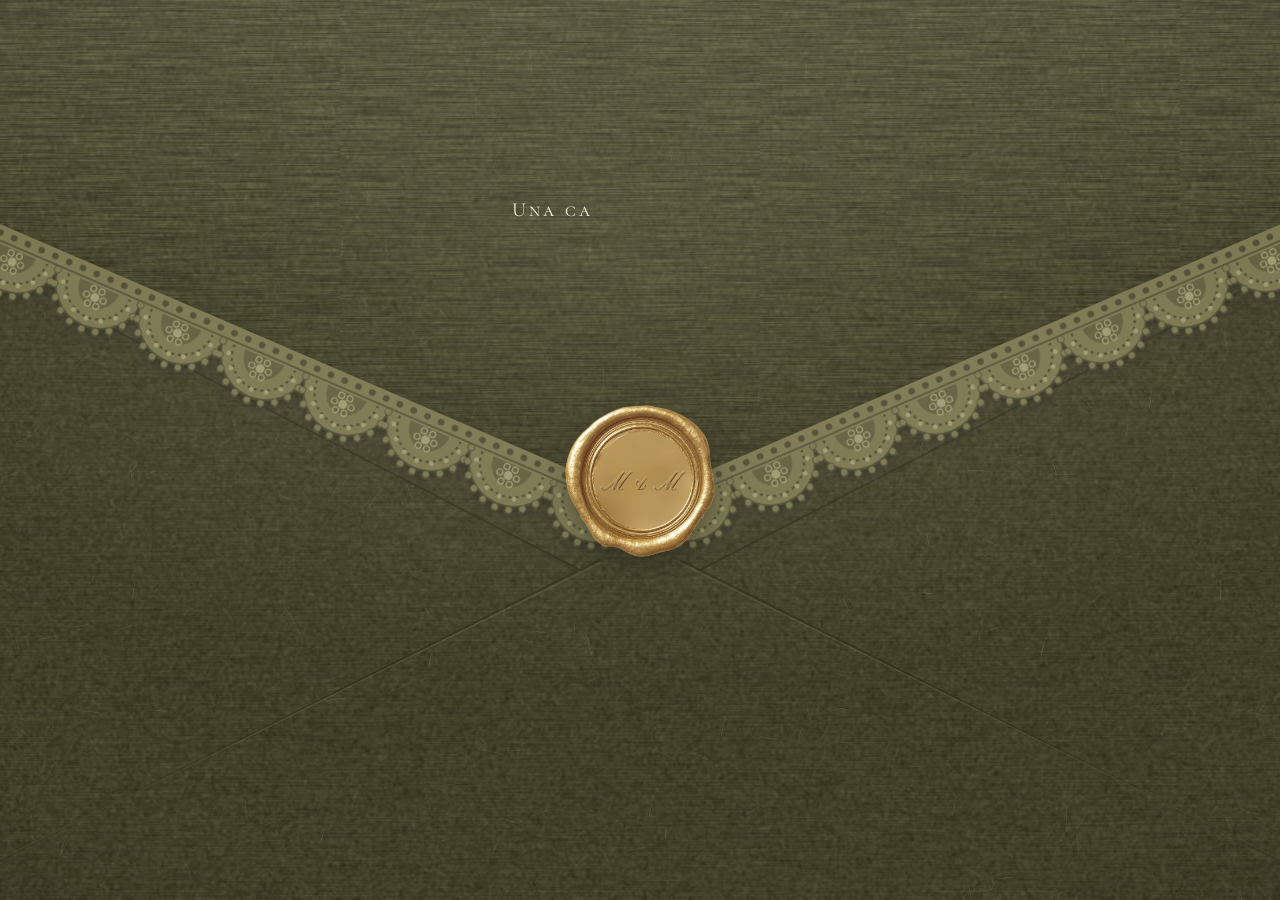
<file: index.html>
<!doctype html>
<html lang="es">
<head>
  <meta charset="utf-8">
  <meta name="viewport" content="width=device-width, initial-scale=1, viewport-fit=cover">
  <title>Mariana &amp; Manuel · Una carta de amor</title>
  <!-- Versión 2.0 -->
  <meta name="description" content="Una carta de amor de Mariana & Manuel. Abre tu invitación.">
  <meta name="theme-color" content="#45432B">

  <!-- Vista previa al compartir (WhatsApp). Cambia TU-USUARIO y TU-REPOSITORIO (ver README). -->
  <meta property="og:type" content="website">
  <meta property="og:title" content="Mariana & Manuel · Una carta de amor">
  <meta property="og:description" content="Toca el sello para abrir tu invitación">
  <meta property="og:image" content="https://TU-USUARIO.github.io/TU-REPOSITORIO/assets/img/vista-previa.jpg">
  <meta property="og:url" content="https://TU-USUARIO.github.io/TU-REPOSITORIO/">
  <meta name="twitter:card" content="summary_large_image">

  <link rel="icon" href="assets/svg/favicon.svg" type="image/svg+xml">
  <link rel="preconnect" href="https://fonts.googleapis.com">
  <link rel="preconnect" href="https://fonts.gstatic.com" crossorigin>
  <link href="https://fonts.googleapis.com/css2?family=Cormorant+SC:wght@400;500;600&family=Cormorant+Garamond:ital,wght@0,400;0,500;1,400&family=Pinyon+Script&family=Cutive+Mono&display=swap" rel="stylesheet">
  <link rel="stylesheet" href="css/styles.css">
</head>
<body class="bloqueado">

  <!-- =====================================================
       1. SOBRE DE ENTRADA
       ===================================================== -->
  <section class="sobre" id="sobre" aria-label="Sobre de la invitación">
    <div class="sobre__escenario" id="escenario">
      <svg class="sobre__pliegues" id="pliegues" aria-hidden="true">
        <path id="pliegue-oscuro" stroke="#2A2818" stroke-opacity="0.6" stroke-width="2" fill="none"/>
        <path id="pliegue-claro" stroke="#6E6B4A" stroke-opacity="0.35" stroke-width="1.5" fill="none"/>
      </svg>
      <div class="sobre__solapa-sombra"><div class="sobre__solapa" id="solapa"></div></div>
      <div class="sobre__encaje" id="encaje-izq"></div>
      <div class="sobre__encaje" id="encaje-der"></div>
      <button class="sello" id="sello" type="button" aria-label="Abrir la invitación">
        <img src="assets/img/sello.webp" alt="">
      </button>
    </div>

    <div class="sobre__texto" id="texto-sobre">
      <p class="sc sobre__de" aria-label="Una carta de amor de"><span id="linea1"></span><span class="oculto" id="resto1">Una carta de amor de</span></p>
      <p class="script sobre__nombres" aria-label="Mariana y Manuel"><span id="linea2"></span><span class="oculto" id="resto2">Mariana &amp; Manuel</span></p>
    </div>

    <!-- Nombre del invitado: aparece solo si el enlace termina en ?para=Nombre -->
    <div class="sobre__texto v2-para" id="texto-para" hidden>
      <p class="l">Para</p>
      <p class="n" id="para-nombre"></p>
      <div class="r"></div>
    </div>

    <div class="sobre__texto" id="texto-abrir">
      <button class="sobre__abrir" id="abrir" type="button">Abrir la invitación</button>
    </div>
  </section>

<!-- Apertura: el sobre se aleja, se abre y sale la invitación -->
<div class="apertura" id="apertura" aria-hidden="true">
<div class="ap-env">
<div class="ap-back ap-pz"></div>
<button class="ap-card" type="button" id="ap-card" aria-label="Invitación">
<span class="papel"></span><span class="m1"></span><span class="m2"></span>
<span class="tx">
<span class="t0" id="para-tarjeta" hidden></span>
<span class="t1">Estás invitado a la boda de</span>
<span class="t2">Mariana &amp; Manuel</span>
<span class="t3"><span data-fecha-apertura>[Fecha]</span></span>
<span class="t4">[Lugar] · [Ciudad]</span>
</span>
</button>
<div class="ap-front ap-pz"><i></i><svg viewBox="0 0 145 100" preserveAspectRatio="none" aria-hidden="true"><path d="M0 0 L72.5 52 L145 0" stroke="#2A2818" stroke-opacity=".5" stroke-width=".5" fill="none" vector-effect="non-scaling-stroke"></path><path d="M0 100 L60 48 M145 100 L85 48" stroke="#2A2818" stroke-opacity=".35" stroke-width=".5" fill="none" vector-effect="non-scaling-stroke"></path></svg></div>
<div class="ap-flap"><i></i><b></b><span class="ap-lace" style="left: 0; transform: rotate(38.66deg)"></span><span class="ap-lace" style="left: 50%; top: 100%; transform: rotate(-38.66deg)"></span></div>
<div class="ap-seal ap-pz"><img src="assets/img/sello.webp" alt=""></div>
</div>
</div>

  <div class="destello" id="destello" aria-hidden="true"></div>

  <!-- Música: suena al abrir el sobre y sigue en todas las secciones -->
  <iframe class="yt-sobre" id="yt-mm" src="https://www.youtube.com/embed/066HZlam91Y?enablejsapi=1&amp;playsinline=1&amp;loop=1&amp;playlist=066HZlam91Y&amp;controls=0&amp;rel=0" allow="autoplay; encrypted-media" title="Nuestra canción" tabindex="-1" aria-hidden="true"></iframe>
  <button class="mini-disco" id="mini-disco" type="button" hidden aria-label="Pausar la música" aria-pressed="true"><img src="assets/img/disco.webp" alt=""></button>

  <script src="js/config.js"></script>
  <script src="js/sobre.js"></script>
</body>
</html>
</file>
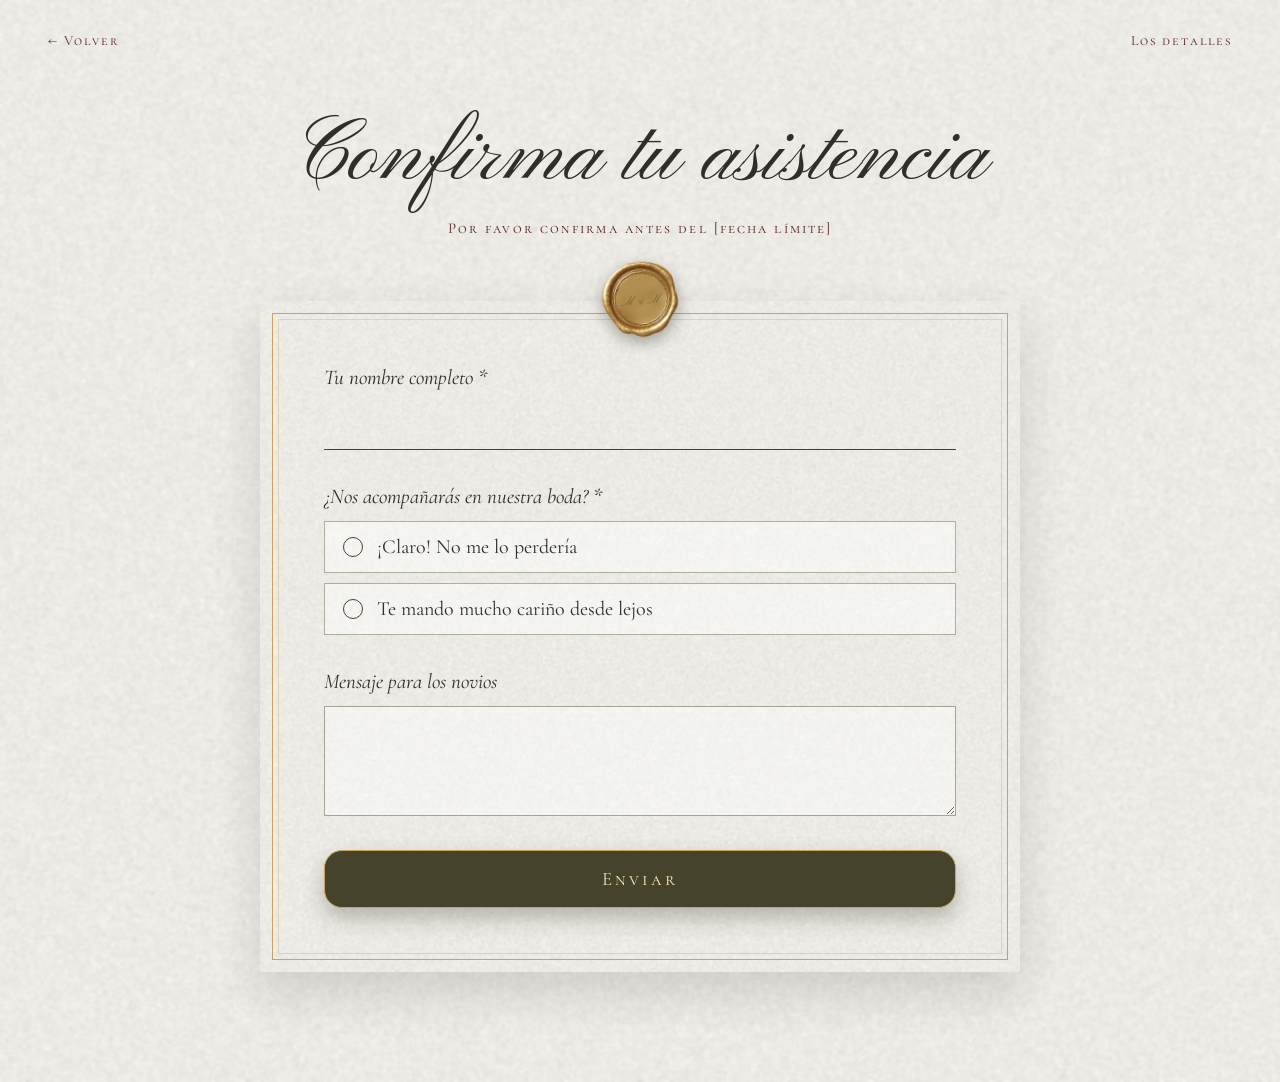
<file: confirmar.html>
<!doctype html>
<html lang="es">
<head>
  <meta charset="utf-8">
  <meta name="viewport" content="width=device-width, initial-scale=1, viewport-fit=cover">
  <title>Mariana &amp; Manuel · Confirma tu asistencia</title>
  <meta name="description" content="Confirma tu asistencia a la boda de Mariana y Manuel">
  <meta name="theme-color" content="#45432B">
  <link rel="icon" href="assets/svg/favicon.svg" type="image/svg+xml">
  <link rel="preconnect" href="https://fonts.googleapis.com">
  <link rel="preconnect" href="https://fonts.gstatic.com" crossorigin>
  <link href="https://fonts.googleapis.com/css2?family=Cormorant+SC:wght@400;500;600&family=Cormorant+Garamond:ital,wght@0,400;0,500;1,400&family=Pinyon+Script&display=swap" rel="stylesheet">
  <link rel="stylesheet" href="css/confirmar.css">
</head>
<body>
<div class="pg">
<nav class="nav" aria-label="Navegación">
<a href="inicio.html">← Volver</a>
<a href="detalles.html">Los detalles</a>
</nav>

<section style="padding: 30px 14px 110px">
<div class="entra-tit" style="text-align: center; margin-bottom: 64px">
<h1 class="script" style="font-size: clamp(56px,7vw,88px)">Confirma tu asistencia</h1>
<p class="sc" style="margin-top: 12px; font-size: 15px; color: #5A2A2B">Por favor confirma <span style="white-space: nowrap">antes del [fecha límite]</span></p>
</div>

<div class="card">
<img class="card-sello" src="assets/img/sello.webp" alt="">
<form id="form-rsvp" novalidate style="position: relative; display: flex; flex-direction: column; gap: 34px">

<label class="q"><span>Tu nombre completo *</span>
<input type="text" id="r-nombre" autocomplete="name" required>
</label>

<div class="q" role="group" aria-label="¿Nos acompañarás en nuestra boda?"><p>¿Nos acompañarás en nuestra boda? *</p>
<div class="opts" data-grupo="asiste">
<button type="button" class="opt" data-valor="si" aria-pressed="false"><span class="box"></span>¡Claro! No me lo perdería</button>
<button type="button" class="opt" data-valor="no" aria-pressed="false"><span class="box"></span>Te mando mucho cariño desde lejos</button>
</div>
</div>

<div id="solo-si" hidden style="display: flex; flex-direction: column; gap: 34px">
<label class="q"><span>Tu comodidad es importante para nosotros. Si tienes alguna alergia o restricción alimentaria, cuéntanos.</span>
<textarea id="r-alergias"></textarea>
</label>

<label class="q"><span>¿Qué canción te haría salir a la pista de baile? Nos encantaría escucharla.</span>
<input type="text" id="r-cancion">
</label>
</div>

<label class="q"><span>Mensaje para los novios</span>
<textarea id="r-mensaje"></textarea>
</label>

<p class="err" id="r-error" role="alert" hidden></p>

<button type="submit" class="send">Enviar</button>
</form>

<div class="thanks" id="r-gracias" hidden style="position: relative; display: flex; flex-direction: column; align-items: center; gap: 14px; text-align: center; padding: 30px 0">
<img src="assets/img/sello.webp" alt="" style="width: 60px; height: 60px">
<p class="script" style="font-size: 64px">¡Gracias!</p>
<p style="margin: 0; font-size: 21px; font-style: italic; color: #3C3B33">Se abrió WhatsApp con tu confirmación.<br>Solo presiona enviar ahí.</p>
<button type="button" id="r-editar" class="sc" style="min-height: 44px; padding: 0 16px; border: none; background: none; cursor: pointer; font-size: 14px; color: #5A2A2B; text-decoration: underline; text-underline-offset: 4px">Editar mis respuestas</button>
<a href="inicio.html" class="sc" style="min-height: 44px; display: inline-flex; align-items: center; font-size: 14px; color: #45432B">← Volver a la invitación</a>
</div>
</div>
</section>
</div>

<script src="js/config.js"></script>
<script src="js/comun.js"></script>
<script src="js/confirmar.js"></script>
</body>
</html>
</file>
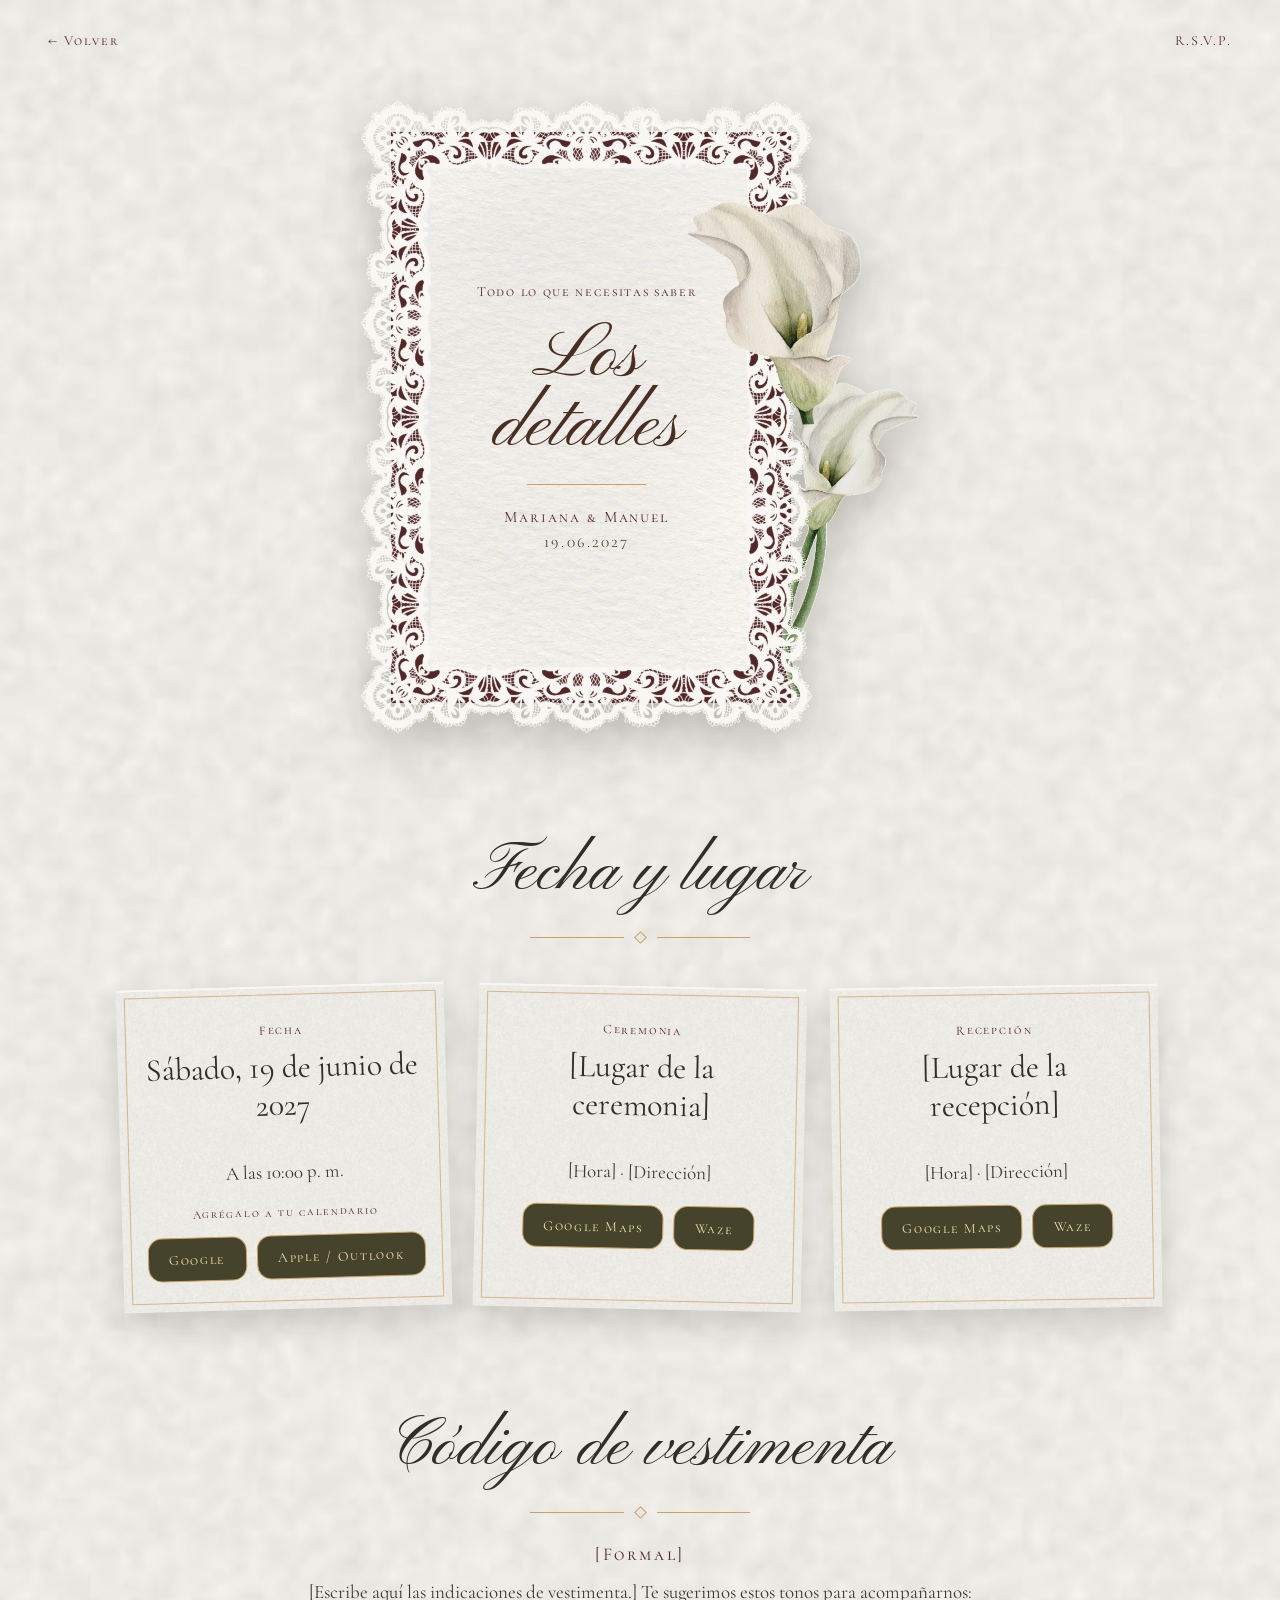
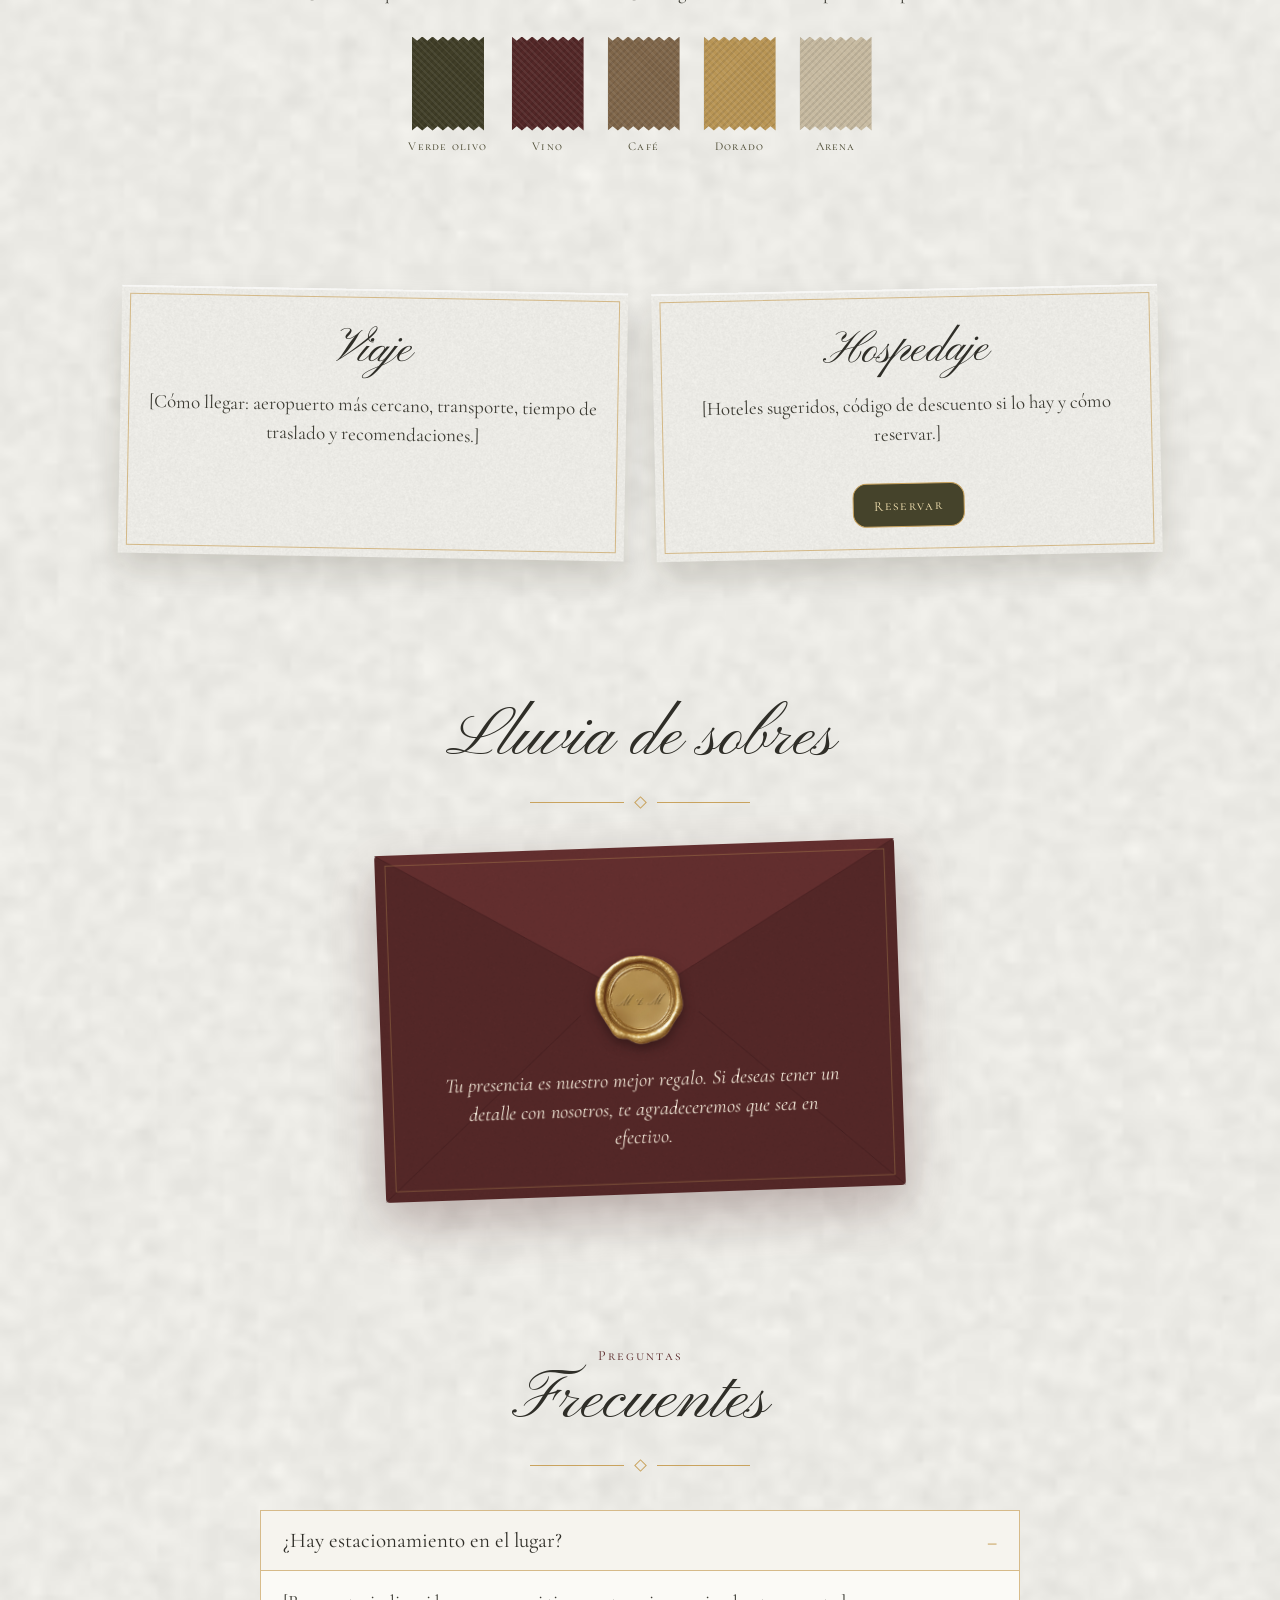
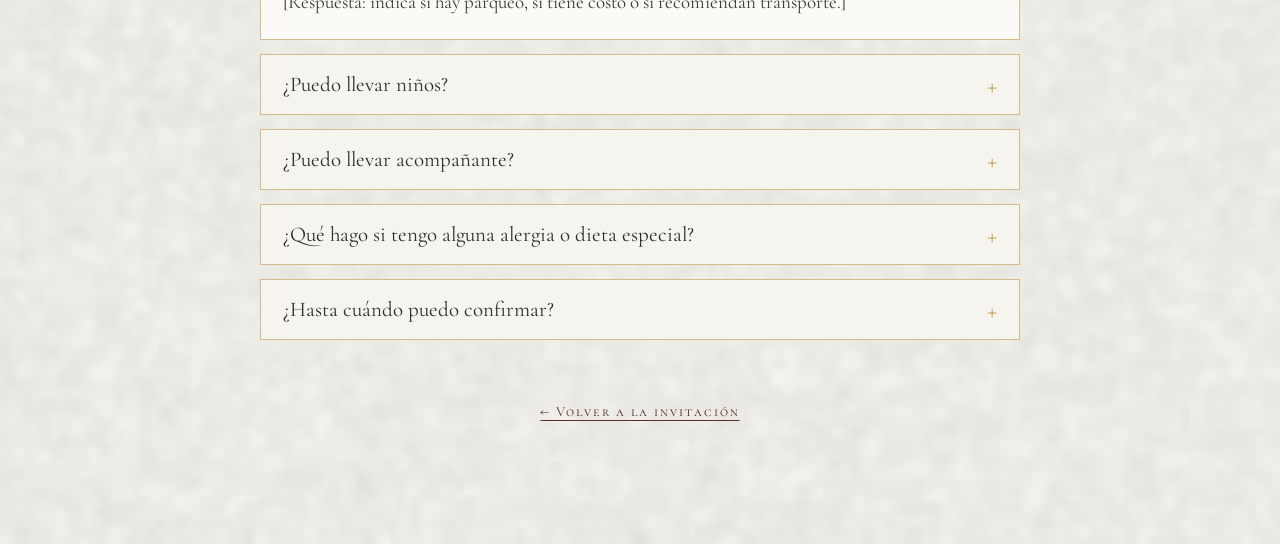
<file: detalles.html>
<!doctype html>
<html lang="es">
<head>
  <meta charset="utf-8">
  <meta name="viewport" content="width=device-width, initial-scale=1, viewport-fit=cover">
  <title>Mariana &amp; Manuel · Los detalles</title>
  <meta name="description" content="Los detalles de la boda de Mariana y Manuel">
  <meta name="theme-color" content="#45432B">
  <link rel="icon" href="assets/svg/favicon.svg" type="image/svg+xml">
  <link rel="preconnect" href="https://fonts.googleapis.com">
  <link rel="preconnect" href="https://fonts.gstatic.com" crossorigin>
  <link href="https://fonts.googleapis.com/css2?family=Cormorant+SC:wght@400;500;600&family=Cormorant+Garamond:ital,wght@0,400;0,500;1,400&family=Pinyon+Script&family=Cutive+Mono&display=swap" rel="stylesheet">
  <link rel="stylesheet" href="css/detalles.css">
</head>
<body>
<div class="pg">

<nav class="nav" aria-label="Navegación">
<a href="inicio.html">← Volver</a>
<a href="confirmar.html">R.S.V.P.</a>
</nav>

<!-- Encabezado -->
<header style="position: relative; padding: 20px 20px 30px; text-align: center; display: flex; flex-direction: column; align-items: center">
<div class="entra-det" style="position: relative; width: min(94vw, 560px); aspect-ratio: 1063 / 1204; filter: drop-shadow(0 16px 24px rgba(40,30,15,.25))">
<!-- papel burdeos detrás del encaje para que resalte -->
<div style="position: absolute; left: 5.5%; right: 23%; top: 5%; bottom: 5%; background: #5A2A2B url(assets/img/ivory-paper.jpg) center/cover; background-blend-mode: multiply"></div>
<img src="assets/img/lace-card.webp" alt="Tarjeta con borde de encaje y alcatraces" style="position: absolute; inset: 0; width: 100%; height: 100%">
<div style="position: absolute; left: 14%; right: 33%; top: 15%; bottom: 15%; display: flex; flex-direction: column; align-items: center; justify-content: center; text-align: center">
<p class="sc" style="font-size: clamp(11px,1.3vw,14px); letter-spacing: .12em; color: #5A2A2B">Todo lo que necesitas saber</p>
<h1 class="script" style="margin-top: clamp(10px,2vw,22px); font-size: clamp(40px,7vw,78px); line-height: .9; color: #4A2E22">Los<br>detalles</h1>
<div style="width: 40%; height: 1px; background: #C9A35E; margin: clamp(12px,2vw,22px) 0"></div>
<p class="sc" style="font-size: clamp(12px,1.5vw,16px); letter-spacing: .12em; white-space: nowrap; color: #5A2A2B">Mariana &amp; Manuel</p>
<p class="sc" style="margin-top: 6px; font-size: clamp(12px,1.4vw,15px); letter-spacing: .14em; color: #45432B"><span data-fecha="corta">[Fecha]</span></p>
</div>
</div>
</header>

<!-- Fecha y lugar -->
<section class="sec entra-sig">
<div class="wrap">
<h2 class="script title">Fecha y lugar</h2>
<div class="divider"><span></span><i></i><span></span></div>
<div class="grid3">
<div class="box">
<p class="sc label">Fecha</p>
<p class="big"><span data-fecha="larga">[Fecha]</span></p>
<p class="txt" style="margin-top: 8px"><span data-fecha="hora">[Hora]</span></p>
<p class="acc-t">Agrégalo a tu calendario</p>
<div class="acc"><a class="link" id="cal-google" href="#" target="_blank" rel="noopener">Google</a><a class="link" id="cal-ics" href="#" download="boda-mariana-manuel.ics">Apple / Outlook</a></div>
</div>
<div class="box">
<p class="sc label">Ceremonia</p>
<p class="big">[Lugar de la ceremonia]</p>
<p class="txt" style="margin-top: 8px">[Hora] · [Dirección]</p>
<div class="acc"><a class="link" data-mapa="ceremonia" data-app="google" href="#" target="_blank" rel="noopener">Google Maps</a><a class="link" data-mapa="ceremonia" data-app="waze" href="#" target="_blank" rel="noopener">Waze</a></div>
</div>
<div class="box">
<p class="sc label">Recepción</p>
<p class="big">[Lugar de la recepción]</p>
<p class="txt" style="margin-top: 8px">[Hora] · [Dirección]</p>
<div class="acc"><a class="link" data-mapa="recepcion" data-app="google" href="#" target="_blank" rel="noopener">Google Maps</a><a class="link" data-mapa="recepcion" data-app="waze" href="#" target="_blank" rel="noopener">Waze</a></div>
</div>
</div>
</div>
</section>

<!-- Código de vestimenta -->
<section class="sec" style="padding-top: 30px">
<div class="wrap" style="max-width: 760px">
<h2 class="script title">Código de vestimenta</h2>
<div class="divider"><span></span><i></i><span></span></div>
<p class="sc" style="margin-top: 26px; font-size: 18px; color: #5A2A2B">[Formal]</p>
<p class="txt" style="margin-top: 12px">[Escribe aquí las indicaciones de vestimenta.] Te sugerimos estos tonos para acompañarnos:</p>
<div class="telas">
<div class="tela"><div class="sw" style="background-color: #45432B"></div><span>Verde olivo</span></div>
<div class="tela"><div class="sw" style="background-color: #5A2A2B"></div><span>Vino</span></div>
<div class="tela"><div class="sw" style="background-color: #8A6F52"></div><span>Café</span></div>
<div class="tela"><div class="sw" style="background-color: #C9A35E"></div><span>Dorado</span></div>
<div class="tela"><div class="sw" style="background-color: #D8CBB3"></div><span>Arena</span></div>
</div>
</div>
</section>

<!-- Viaje y hospedaje -->
<section class="sec" style="padding-top: 20px">
<div class="wrap">
<div class="two">
<div class="box">
<h2 class="script" style="font-size: 46px">Viaje</h2>
<p class="txt" style="margin-top: 14px">[Cómo llegar: aeropuerto más cercano, transporte, tiempo de traslado y recomendaciones.]</p>
</div>
<div class="box">
<h2 class="script" style="font-size: 46px">Hospedaje</h2>
<p class="txt" style="margin-top: 14px">[Hoteles sugeridos, código de descuento si lo hay y cómo reservar.]</p>
<a class="link" href="#" target="_blank" rel="noopener">Reservar</a>
</div>
</div>
</div>
</section>

<!-- Lluvia de sobres -->
<section class="sec">
<h2 class="script title">Lluvia de sobres</h2>
<div class="divider"><span></span><i></i><span></span></div>
<div style="position: relative; width: min(90vw, 520px); aspect-ratio: 3 / 2; margin-top: 40px; transform: rotate(-2deg); filter: drop-shadow(0 20px 26px rgba(60,20,20,.3))">
<div style="position: absolute; inset: 0; border-radius: 4px; background: #5A2A2B url(assets/img/ivory-paper.jpg) center/cover; background-blend-mode: multiply"></div>
<div style="position: absolute; inset: 0; clip-path: polygon(0 0, 100% 0, 50% 44%); background: #5A2A2B url(assets/img/ivory-paper.jpg) center/cover; background-blend-mode: multiply; filter: brightness(1.18)"></div>
<svg aria-hidden="true" viewBox="0 0 150 100" preserveAspectRatio="none" style="position: absolute; inset: 0; width: 100%; height: 100%"><path d="M0 0 L75 44 L150 0 M0 100 L58 48 M150 100 L92 48" stroke="#2A1012" stroke-opacity=".5" stroke-width=".6" fill="none" vector-effect="non-scaling-stroke"></path><rect x="3" y="3" width="144" height="94" fill="none" stroke="#C9A35E" stroke-opacity=".55" stroke-width=".6" vector-effect="non-scaling-stroke"></rect></svg>
<img src="assets/img/sello.webp" alt="" style="position: absolute; left: 50%; top: 44%; width: 17%; transform: translate(-50%,-50%); filter: drop-shadow(0 5px 6px rgba(20,8,8,.45))">
<div style="position: absolute; left: 11%; right: 11%; top: 58%; bottom: 7%; display: flex; align-items: center; justify-content: center; text-align: center">
<p style="margin: 0; font-size: clamp(14px,3.6vw,20px); font-style: italic; line-height: 1.42; color: #F4EADA">Tu presencia es nuestro mejor regalo. Si deseas tener un detalle con nosotros, te agradeceremos que sea en efectivo.</p>
</div>
</div>
</section>

<!-- Preguntas frecuentes -->
<section class="sec" style="padding-bottom: 110px">
<p class="sc sub">Preguntas</p>
<h2 class="script title">Frecuentes</h2>
<div class="divider"><span></span><i></i><span></span></div>
<div class="faq">
<div class="faq-item">
<button type="button" aria-expanded="true"><span>¿Hay estacionamiento en el lugar?</span><span aria-hidden="true" class="faq-icon" style="color: #C9A35E; font-size: 26px">−</span></button>
<div class="ans">[Respuesta: indica si hay parqueo, si tiene costo o si recomiendan transporte.]</div>
</div>
<div class="faq-item">
<button type="button" aria-expanded="false"><span>¿Puedo llevar niños?</span><span aria-hidden="true" class="faq-icon" style="color: #C9A35E; font-size: 26px">+</span></button>
<div class="ans" hidden>[Respuesta: indica si la celebración es solo para adultos.]</div>
</div>
<div class="faq-item">
<button type="button" aria-expanded="false"><span>¿Puedo llevar acompañante?</span><span aria-hidden="true" class="faq-icon" style="color: #C9A35E; font-size: 26px">+</span></button>
<div class="ans" hidden>[Respuesta: indica si la invitación incluye acompañante.]</div>
</div>
<div class="faq-item">
<button type="button" aria-expanded="false"><span>¿Qué hago si tengo alguna alergia o dieta especial?</span><span aria-hidden="true" class="faq-icon" style="color: #C9A35E; font-size: 26px">+</span></button>
<div class="ans" hidden>Indícalo en el formulario de confirmación y lo tendremos en cuenta.</div>
</div>
<div class="faq-item">
<button type="button" aria-expanded="false"><span>¿Hasta cuándo puedo confirmar?</span><span aria-hidden="true" class="faq-icon" style="color: #C9A35E; font-size: 26px">+</span></button>
<div class="ans" hidden>[Respuesta: fecha límite para confirmar asistencia.]</div>
</div>
</div>
<a href="inicio.html" class="sc" style="margin-top: 50px; min-height: 44px; display: inline-flex; align-items: center; font-size: 14px; color: #5A2A2B; text-underline-offset: 4px">← Volver a la invitación</a>
</section>
</div>

<script src="js/config.js"></script>
<script src="js/comun.js"></script>
<script src="js/detalles.js"></script>
</body>
</html>
</file>
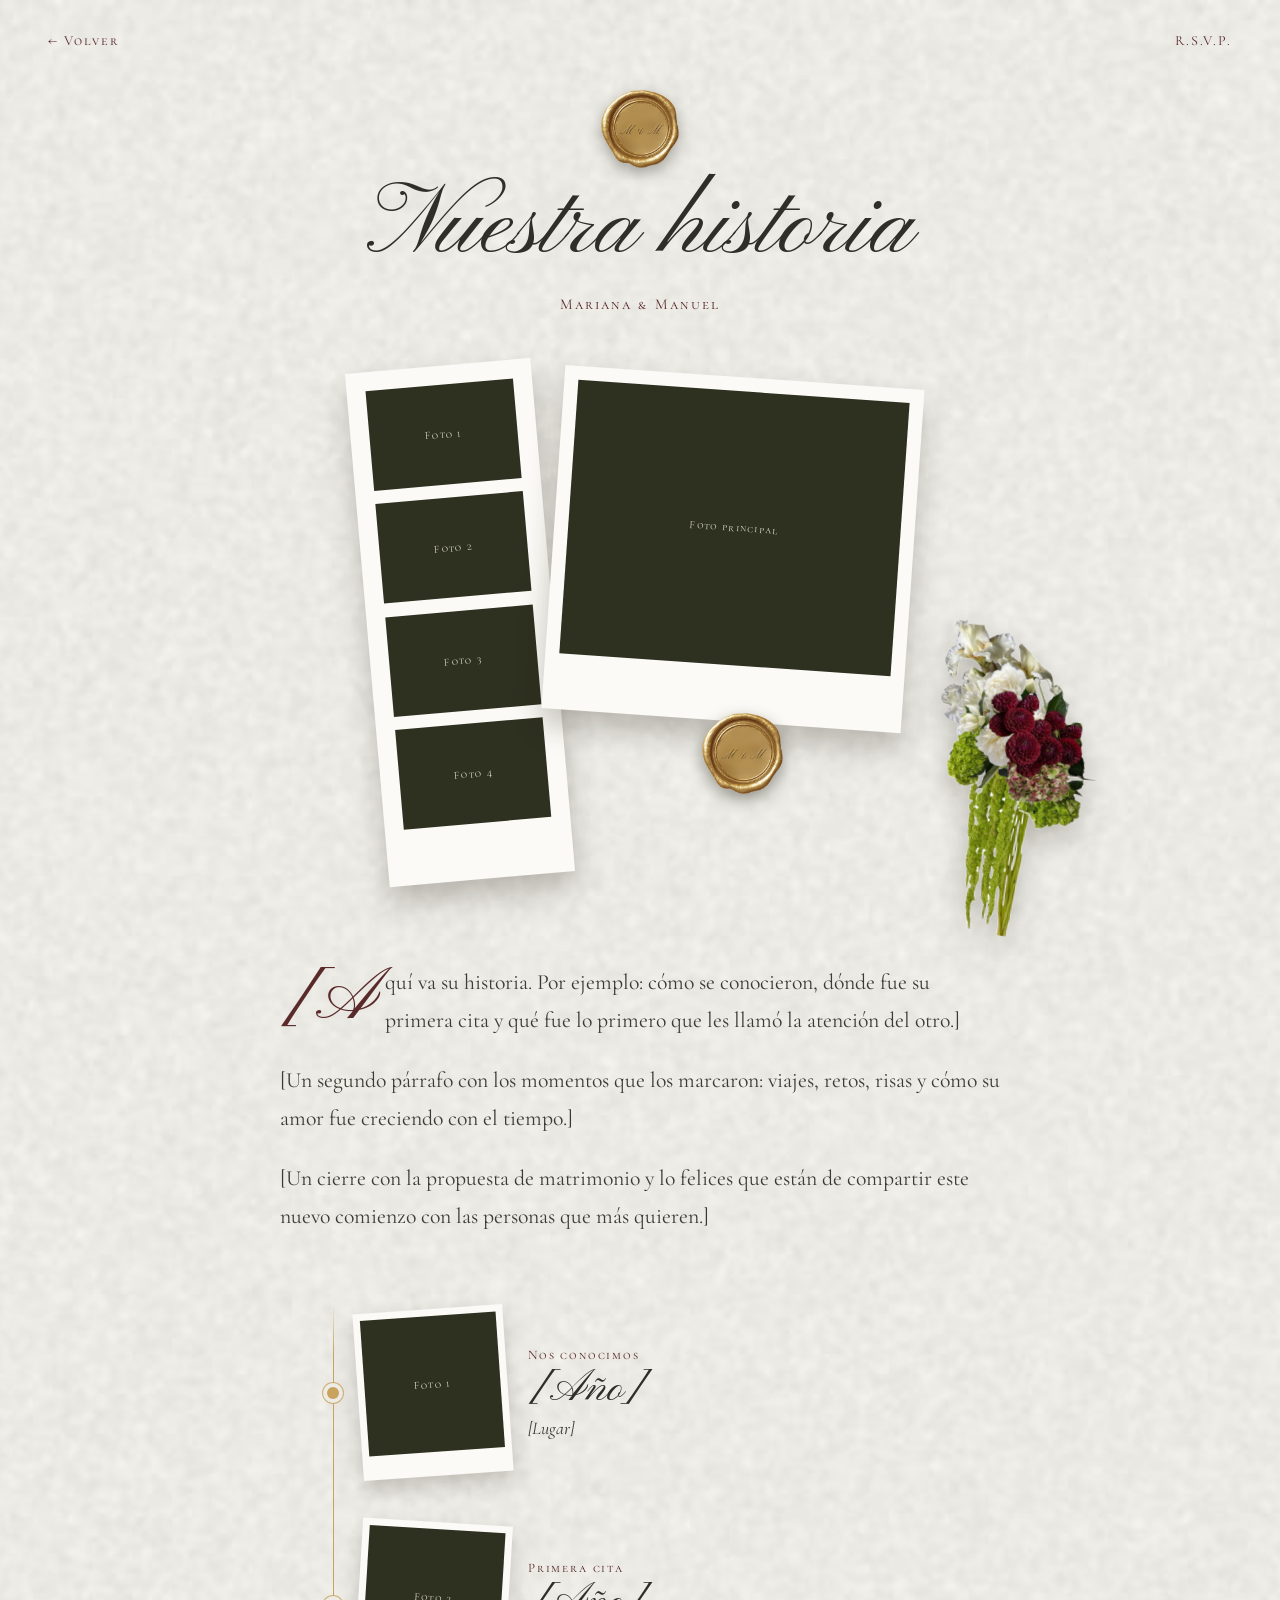
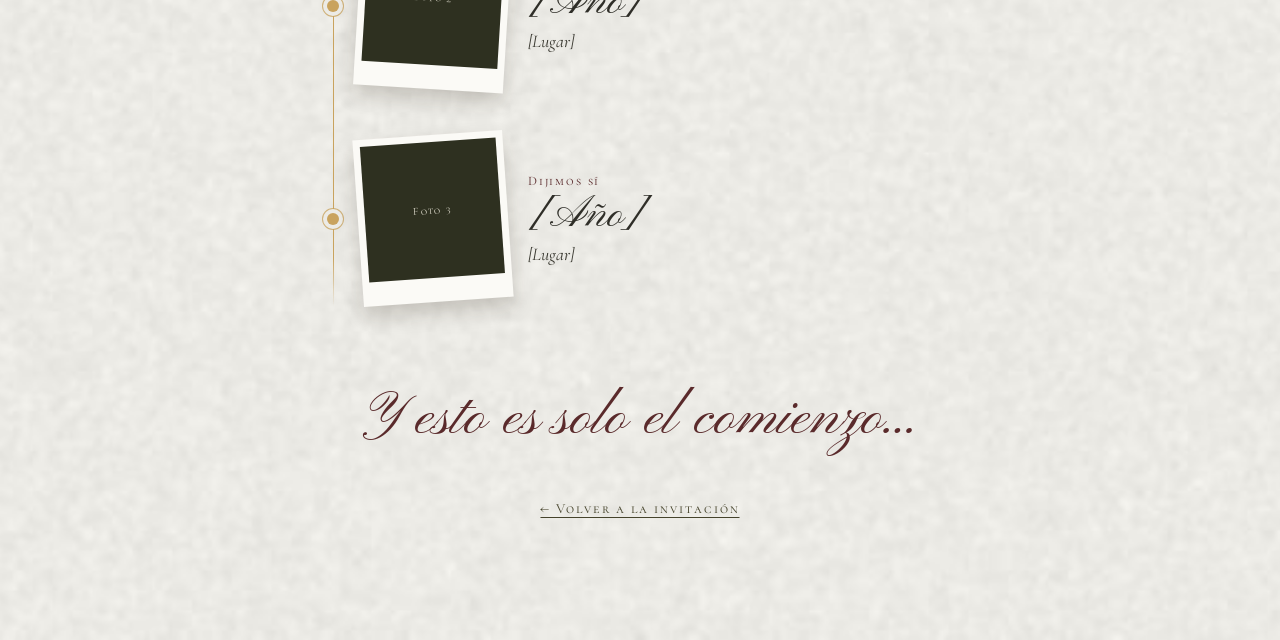
<file: historia.html>
<!doctype html>
<html lang="es">
<head>
  <meta charset="utf-8">
  <meta name="viewport" content="width=device-width, initial-scale=1, viewport-fit=cover">
  <title>Mariana &amp; Manuel · Nuestra historia</title>
  <meta name="description" content="Nuestra historia · Mariana y Manuel">
  <meta name="theme-color" content="#45432B">
  <link rel="icon" href="assets/svg/favicon.svg" type="image/svg+xml">
  <link rel="preconnect" href="https://fonts.googleapis.com">
  <link rel="preconnect" href="https://fonts.gstatic.com" crossorigin>
  <link href="https://fonts.googleapis.com/css2?family=Cormorant+SC:wght@400;500;600&family=Cormorant+Garamond:ital,wght@0,400;0,500;1,400&family=Pinyon+Script&family=Cutive+Mono&display=swap" rel="stylesheet">
  <link rel="stylesheet" href="css/historia.css">
</head>
<body>
<div class="pg">
<nav class="nav" aria-label="Navegación">
<a href="inicio.html">← Volver</a>
<a href="confirmar.html">R.S.V.P.</a>
</nav>

<section style="padding: 10px 20px 110px; text-align: center">
<img src="assets/img/sello.webp" alt="" style="width: 78px; height: 78px; filter: drop-shadow(0 6px 8px rgba(20,20,8,.35))">
<h1 class="script" style="font-size: clamp(60px,8vw,100px)">Nuestra historia</h1>
<p class="sc" style="margin-top: 12px; font-size: 15px; color: #5A2A2B">Mariana &amp; Manuel</p>

<div class="collage">
<div class="strip" style="left: 6%; top: 4%; transform: rotate(-5deg)">
<div class="photo"><span>Foto 1</span></div><div class="photo"><span>Foto 2</span></div><div class="photo"><span>Foto 3</span></div><div class="photo"><span>Foto 4</span></div>
</div>
<div class="pola" style="left: 36%; top: 6%; width: 58%; transform: rotate(4deg)">
<div class="photo" style="aspect-ratio: 4 / 3.3"><span>Foto principal</span></div>
</div>
<img src="assets/img/sello.webp" alt="" style="position: absolute; left: 60%; top: 66%; width: 13%; height: auto; filter: drop-shadow(0 6px 8px rgba(20,20,8,.4))">
<img class="ramo-h" src="assets/img/ramo-blanco.webp" alt="">
</div>

<div class="story">
<p>[Aquí va su historia. Por ejemplo: cómo se conocieron, dónde fue su primera cita y qué fue lo primero que les llamó la atención del otro.]</p>
<p>[Un segundo párrafo con los momentos que los marcaron: viajes, retos, risas y cómo su amor fue creciendo con el tiempo.]</p>
<p>[Un cierre con la propuesta de matrimonio y lo felices que están de compartir este nuevo comienzo con las personas que más quieren.]</p>
</div>

<div class="tl-h" aria-label="Nuestra historia en momentos">
<div class="tl-p"><span class="tl-dot"></span><div class="tl-pola"><div class="photo"><span>Foto 1</span></div></div><div class="tl-tx"><p class="l">Nos conocimos</p><p class="a">[Año]</p><p class="g">[Lugar]</p></div></div>
<div class="tl-p"><span class="tl-dot"></span><div class="tl-pola"><div class="photo"><span>Foto 2</span></div></div><div class="tl-tx"><p class="l">Primera cita</p><p class="a">[Año]</p><p class="g">[Lugar]</p></div></div>
<div class="tl-p"><span class="tl-dot"></span><div class="tl-pola"><div class="photo"><span>Foto 3</span></div></div><div class="tl-tx"><p class="l">Dijimos sí</p><p class="a">[Año]</p><p class="g">[Lugar]</p></div></div>
</div>

<div style="margin-top: 70px; display: flex; flex-direction: column; align-items: center; gap: 10px">
<p class="script" style="font-size: clamp(40px,5vw,60px); color: #5A2A2B">Y esto es solo el comienzo…</p>
<a href="inicio.html" class="sc" style="margin-top: 24px; min-height: 44px; display: inline-flex; align-items: center; font-size: 14px; color: #45432B; text-underline-offset: 4px">← Volver a la invitación</a>
</div>
</section>
</div>

<script src="js/config.js"></script>
<script src="js/comun.js"></script>
</body>
</html>
</file>
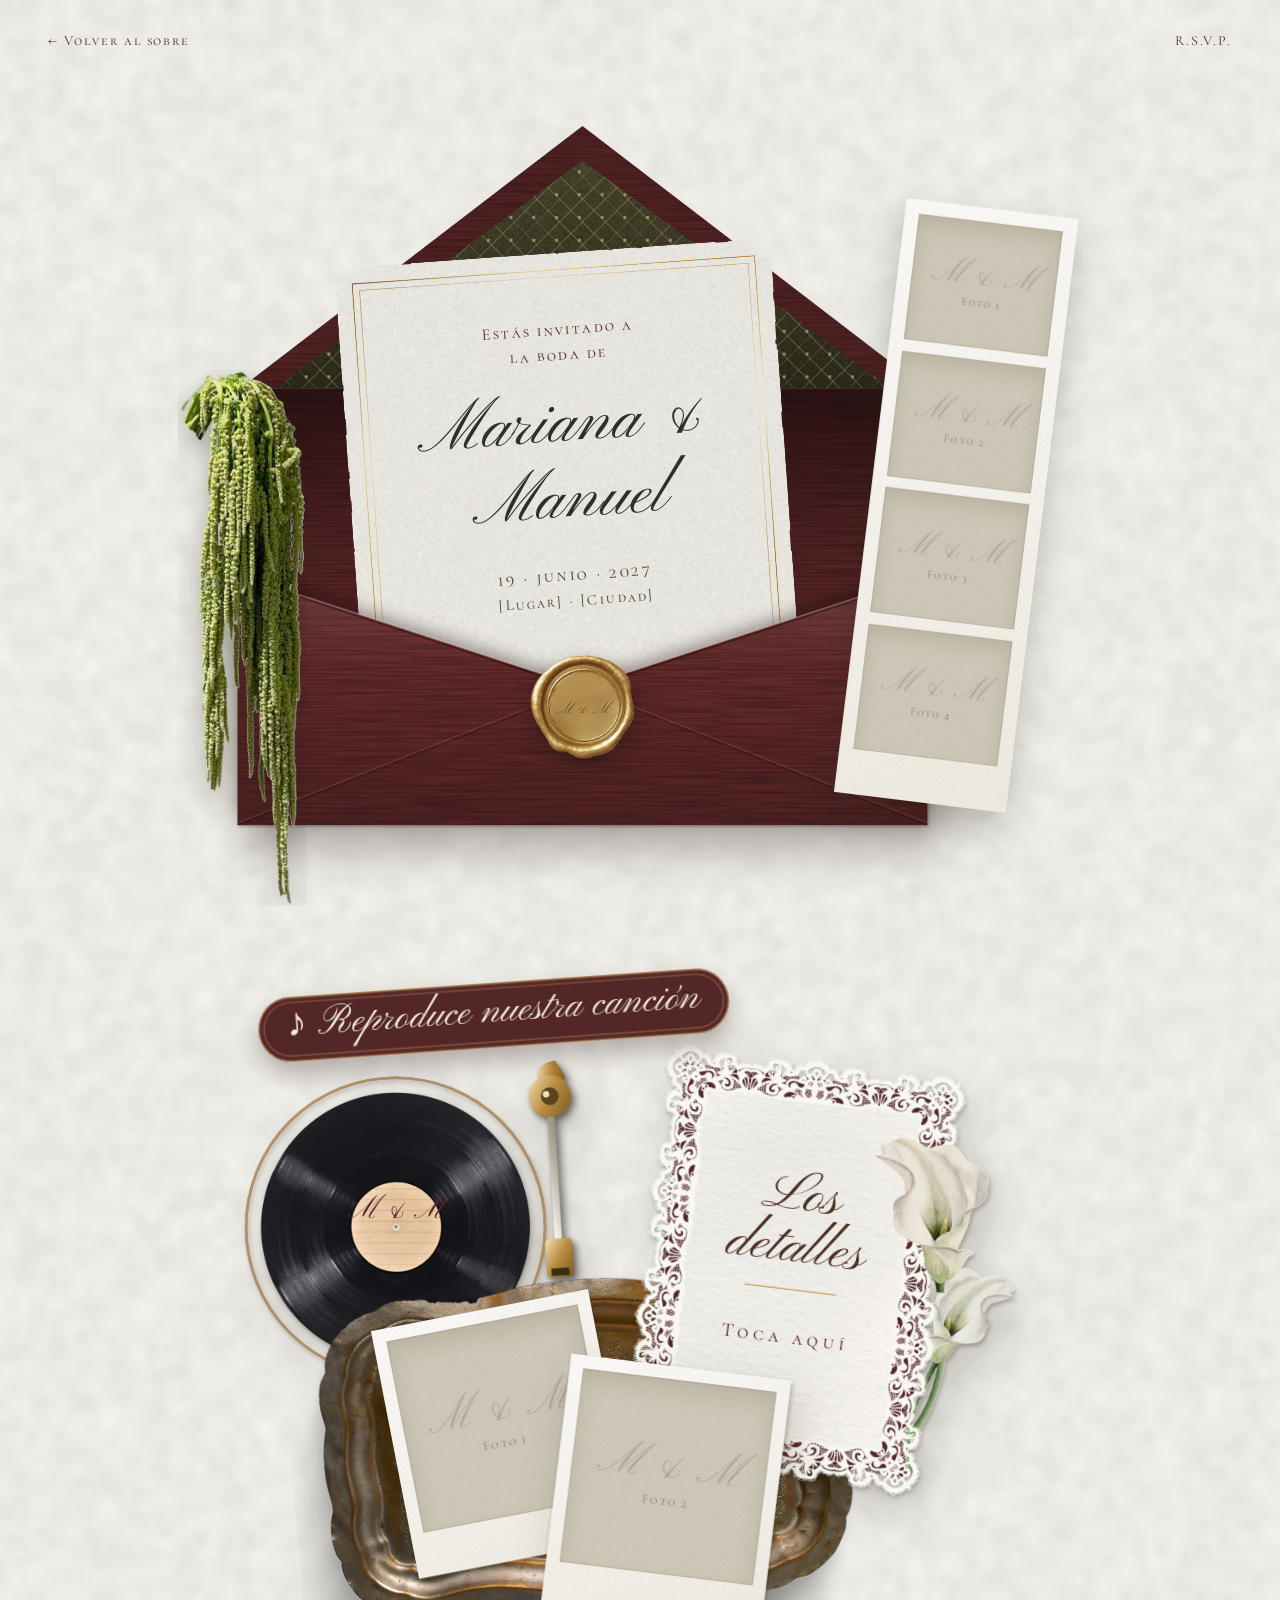
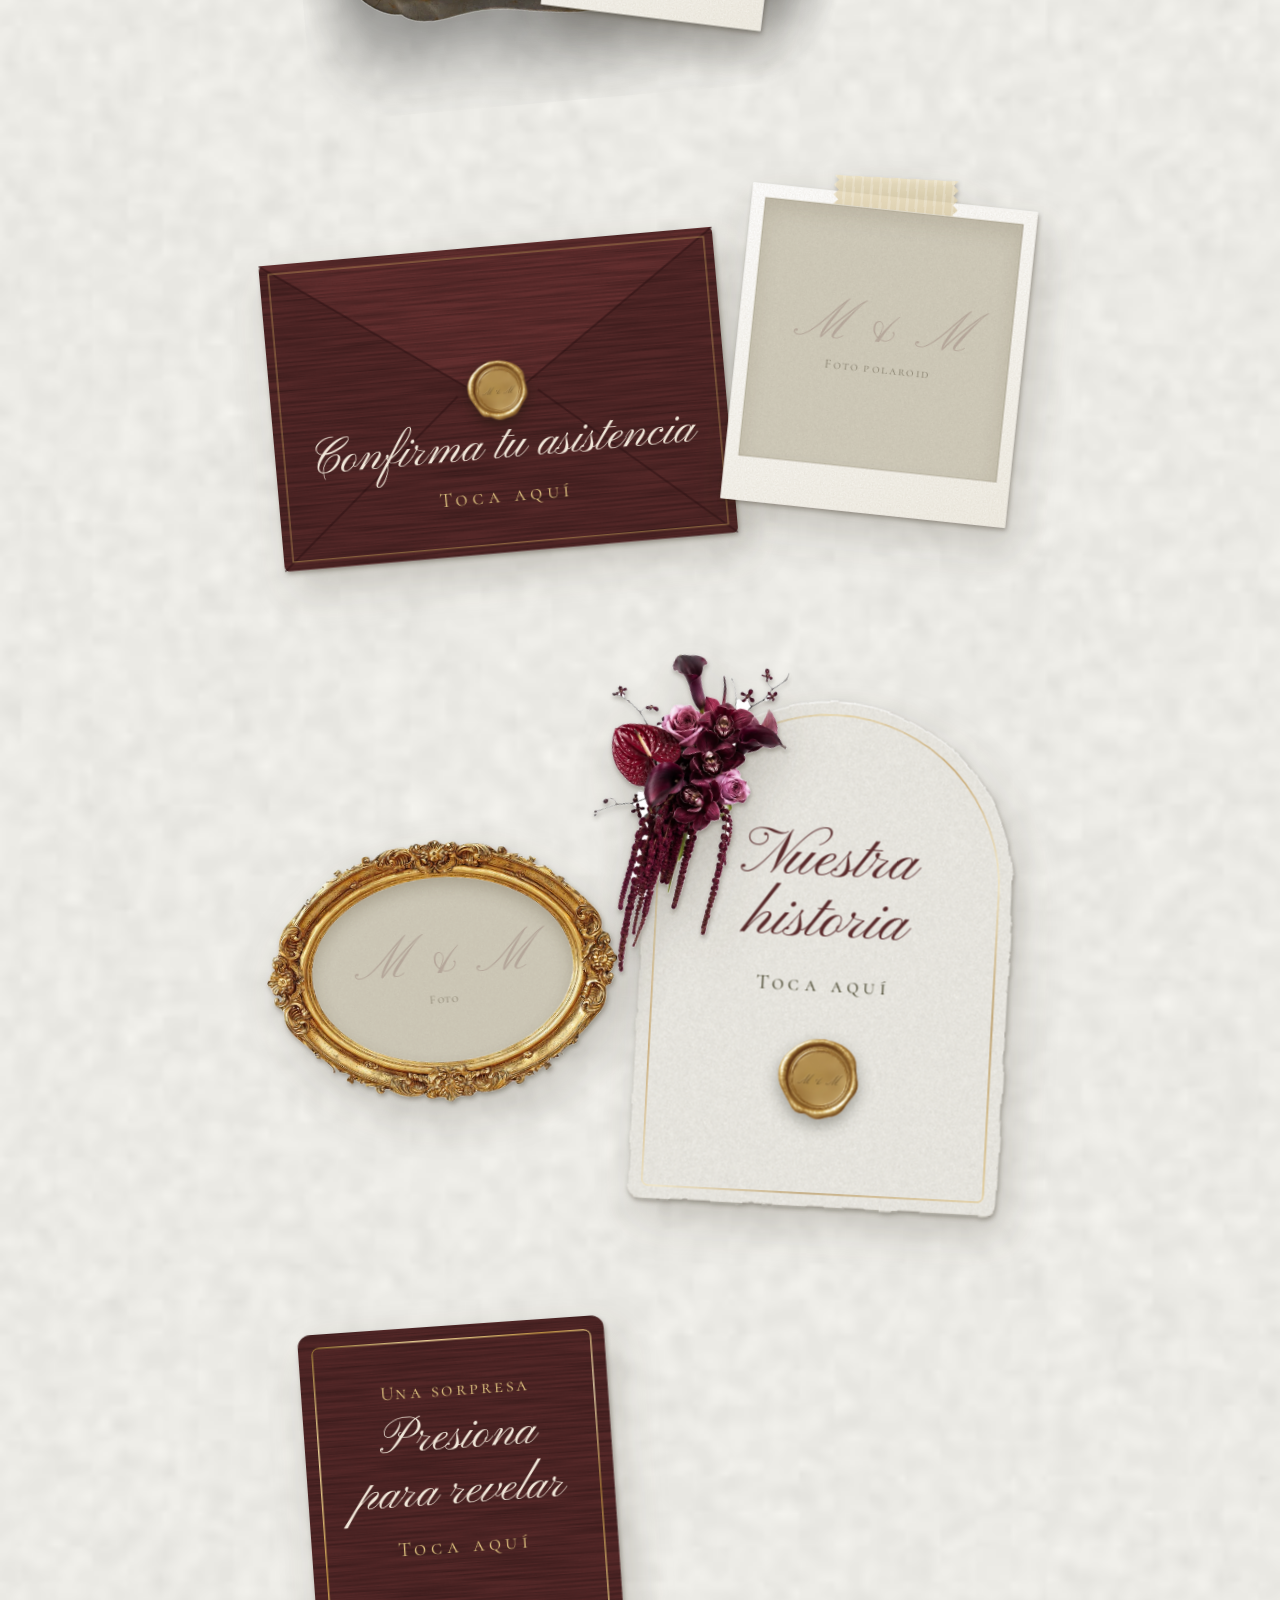
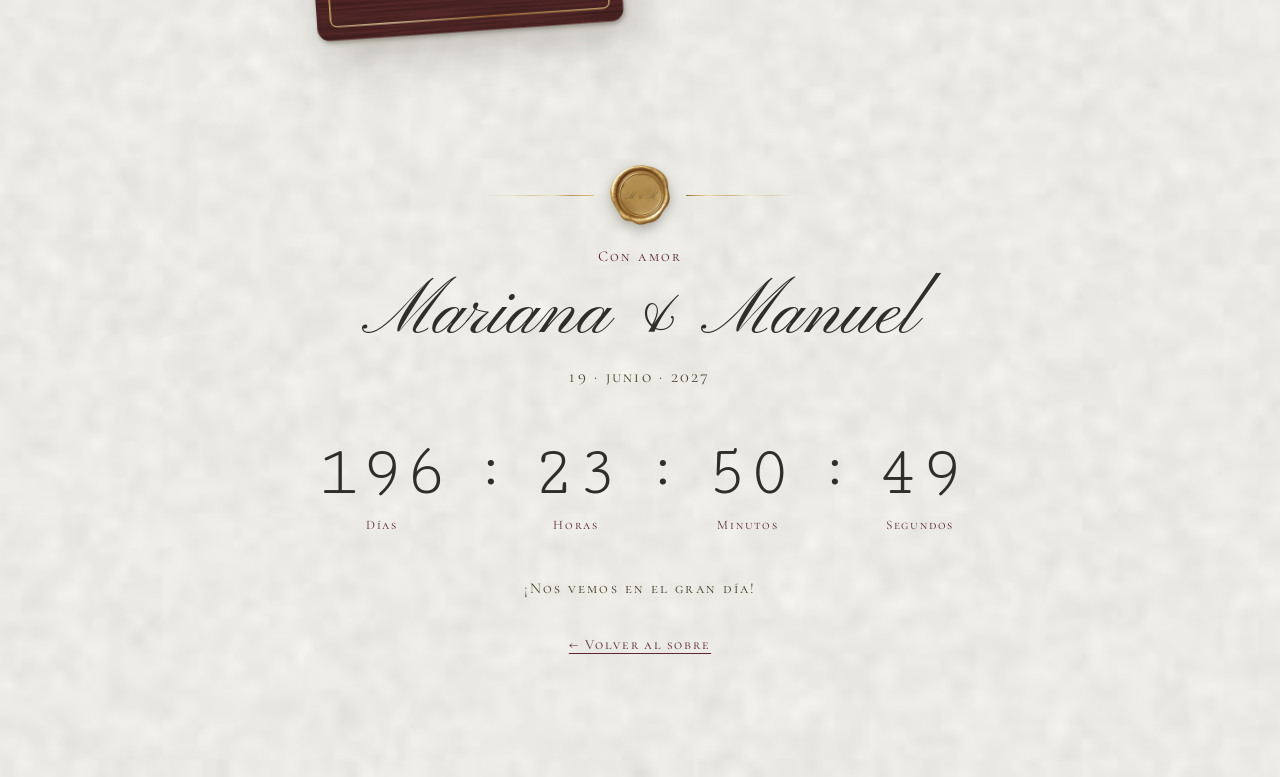
<file: inicio.html>
<!doctype html>
<html lang="es">
<head>
  <meta charset="utf-8">
  <meta name="viewport" content="width=device-width, initial-scale=1, viewport-fit=cover">
  <title>Mariana &amp; Manuel · Inicio</title>
  <meta name="description" content="Invitación de boda de Mariana y Manuel">
  <meta name="theme-color" content="#45432B">
  <link rel="icon" href="assets/svg/favicon.svg" type="image/svg+xml">
  <link rel="preconnect" href="https://fonts.googleapis.com">
  <link rel="preconnect" href="https://fonts.gstatic.com" crossorigin>
  <link href="https://fonts.googleapis.com/css2?family=Cormorant+SC:wght@400;500;600&family=Cormorant+Garamond:ital,wght@0,400;0,500;1,400&family=Pinyon+Script&family=Cutive+Mono&display=swap" rel="stylesheet">
  <link rel="stylesheet" href="css/inicio.css">
</head>
<body>
<div class="pg">
<svg width="0" height="0" style="position: absolute" aria-hidden="true"><filter id="v2-borde" x="-3%" y="-3%" width="106%" height="106%"><feTurbulence type="fractalNoise" baseFrequency=".04" numOctaves="3" seed="3" result="n"></feTurbulence><feDisplacementMap in="SourceGraphic" in2="n" scale="4" xChannelSelector="R" yChannelSelector="G"></feDisplacementMap></filter></svg>


<nav class="nav" aria-label="Navegación">
<a href="index.html" target="_top">← Volver al sobre</a>
<a href="confirmar.html">R.S.V.P.</a>
</nav>

<!-- 1. Sobre abierto con invitación y tira de fotos -->
<section class="hero" id="hero">
<div class="scene" id="escena">
<div id="escena-int" style="position: absolute; left: 0; top: 0; width: 1000px; height: 720px">
<!-- solapa abierta con forro de foto -->
<div class="p vino-s solapa" style="left: 150px; top: 40px; width: 600px; height: 230px; clip-path: polygon(0 100%, 50% 0, 100% 100%)"></div>
<div class="p forro" style="left: 180px; top: 70px; width: 540px; height: 200px; clip-path: polygon(0 100%, 50% 0, 100% 100%)"></div>
<!-- fondo del sobre -->
<div class="p vino-s fondo e-env" style="left: 150px; top: 268px; width: 600px; height: 380px"></div>
<!-- invitación -->
<div class="p rise" style="left: 250px; top: 150px; width: 380px; height: 470px; transform: rotate(-4deg)">
<div class="v2-borde" style="position: absolute; inset: 0; background: #F6F4EE url(assets/img/ivory-paper.jpg) center/cover; clip-path: polygon(22px 0, calc(100% - 22px) 0, 100% 22px, 100% calc(100% - 22px), calc(100% - 22px) 100%, 22px 100%, 0 calc(100% - 22px), 0 22px); box-shadow: 0 10px 20px rgba(40,40,15,.2)"></div>
<div class="foil" style="position: absolute; inset: 14px"></div>
<div class="foil tenue" style="position: absolute; inset: 20px"></div>
<div style="position: relative; height: 100%; display: flex; flex-direction: column; align-items: center; padding-top: 56px; text-align: center">
<p class="sc" style="font-size: 14px; color: #5A2A2B; line-height: 1.6">Estás invitado a<br>la boda de</p>
<p class="script" style="margin-top: 16px; font-size: 60px; color: #2F2E28">Mariana &amp;</p>
<p class="script" style="font-size: 60px; color: #2F2E28">Manuel</p>
<p class="sc" style="margin-top: 22px; font-size: 15px; color: #45432B"><span data-fecha="corta-texto">[Fecha]</span></p>
<p class="sc" style="margin-top: 6px; font-size: 13px; color: #45432B">[Lugar] · [Ciudad]</p>
</div>
</div>
<!-- bolsillo frontal -->
<div class="p bolsillo-s e-env" style="left: 150px; top: 430px; width: 600px; height: 218px"><div class="vino-s"></div></div>
<svg class="p e-env" aria-hidden="true" width="600" height="218" viewBox="0 0 600 218" style="left: 150px; top: 430px"><path d="M0 0 L300 98 L600 0" stroke="#F0D2C8" stroke-opacity=".28" stroke-width="1.5" fill="none"></path><path d="M0 2 L300 100 L600 2" stroke="#1E0808" stroke-opacity=".45" stroke-width="1.5" fill="none"></path><path d="M0 218 L268 112 M600 218 L332 112" stroke="#1E0808" stroke-opacity=".3" stroke-width="1.5" fill="none"></path><path d="M0 216 L268 110 M600 216 L332 110" stroke="#F0D2C8" stroke-opacity=".12" stroke-width="1" fill="none"></path></svg>
<img class="p e-sello" src="assets/img/sello.webp" alt="" style="left: 405px; top: 500px; width: 90px; height: 90px; filter: drop-shadow(0 6px 8px rgba(20,20,8,.4))">
<!-- tira de fotos -->
<div class="p strip" id="tira" style="left: 700px; top: 110px; width: 150px; height: 520px; background: #FBFAF6; padding: 12px 12px 40px; display: flex; flex-direction: column; gap: 10px; box-shadow: 0 16px 28px rgba(40,30,15,.25); transform: rotate(7deg)">
<div class="photo" style="flex: 1"><span>Foto 1</span></div>
<div class="photo" style="flex: 1"><span>Foto 2</span></div>
<div class="photo" style="flex: 1"><span>Foto 3</span></div>
<div class="photo" style="flex: 1"><span>Foto 4</span></div>
</div>
<!-- amaranto que cae por el borde del sobre -->
<img class="p cae" src="assets/img/amaranto.webp" alt="" id="amaranto" style="left: 98px; top: 252px; width: 112px; height: 466px">
</div>
</div>
</section>

<!-- 2. Collage: las piezas abren cada sección -->
<section class="collage" aria-label="Secciones de la invitación" style="height: 1820px" id="collage">
<div class="mesa prep" style="transform: translateX(-50%)" id="mesa">

<!-- disco: al tocarlo gira y suena nuestra canción -->
<p class="p nota" style="--z: 2; left: 6px; top: 26px; width: 300px; font-size: 36px; transform: rotate(-4deg)" id="disco-nota">♪ Reproduce nuestra canción</p>
<button class="p disco" type="button" id="disco" aria-label="Escuchar nuestra canción" aria-pressed="false" style="--z: 5; left: 8px; top: 110px; width: 208px; height: 208px">
<div class="vinilo"><img src="assets/img/disco.webp" alt=""><span class="etq">M &amp; M</span></div>
<span class="brazo" aria-hidden="true"><svg viewBox="0 0 80 150"><defs><linearGradient id="v2-lat" x1="0" x2="1" y1="0" y2="1"><stop offset="0" stop-color="#F3E3B4"></stop><stop offset=".5" stop-color="#B88A3E"></stop><stop offset="1" stop-color="#7C5A22"></stop></linearGradient><linearGradient id="v2-pla" x1="0" x2="1"><stop offset="0" stop-color="#F4F1EA"></stop><stop offset=".5" stop-color="#BDB7A8"></stop><stop offset="1" stop-color="#8C8676"></stop></linearGradient></defs><rect x="60" y="2" width="14" height="16" rx="3" fill="url(#v2-lat)" transform="rotate(-15 58 22)"></rect><path d="M58 22 L33 118" stroke="url(#v2-pla)" stroke-width="5" stroke-linecap="round"></path><circle cx="58" cy="22" r="14" fill="url(#v2-lat)"></circle><circle cx="58" cy="22" r="6" fill="#5A4420"></circle><circle cx="56" cy="20" r="2.2" fill="#F3E3B4"></circle><g transform="rotate(14 31 126)"><rect x="22" y="114" width="18" height="26" rx="3" fill="url(#v2-lat)"></rect><rect x="25" y="134" width="12" height="5" fill="#3A2C12"></rect></g></svg></span>
</button>

<!-- bandeja con fotos -->
<img class="p" src="assets/img/bandeja.webp" alt="" style="--z: 0; left: 34px; top: 254px; width: 430px; height: 323px; transform: rotate(-5deg)">
<div class="p pola" style="--z: 9; left: 110px; top: 276px; width: 170px; transform: rotate(-11deg)"><div class="photo" style="height: 150px"><span>Foto 1</span></div></div>
<div class="p pola" style="--z: 9; left: 235px; top: 321px; width: 170px; transform: rotate(7deg); z-index: 3"><div class="photo" style="height: 150px"><span>Foto 2</span></div></div>

<!-- Los detalles: tarjeta de encaje -->
<a class="p card det" href="detalles.html" aria-label="Ver los detalles" data-abre style="--z: 16; left: 300px; top: 86px; width: 290px; height: 328px; transform: rotate(7deg)">
<!-- papel vino detrás del encaje para que resalte -->
<div style="position: absolute; left: 5.5%; right: 23%; top: 5%; bottom: 5%; background: #5A2A2B url(assets/img/ivory-paper.jpg) center/cover; background-blend-mode: multiply"></div>
<img src="assets/img/lace-card.webp" alt="" style="position: absolute; inset: 0; width: 100%; height: 100%">
<div style="position: absolute; left: 14%; right: 33%; top: 15%; bottom: 15%; display: flex; flex-direction: column; align-items: center; justify-content: center; text-align: center">
<p class="script" style="font-size: 44px; line-height: .9; color: #4A2E22">Los<br>detalles</p>
<div style="width: 46%; height: 1px; background: #C9A35E; margin: 12px 0"></div>
<p class="tocar" style="font-size: 15px; color: #5A2A2B">Toca aquí</p>
</div>
</a>

<!-- Confirma tu asistencia: sobre -->
<a class="p card rsvp-s" href="confirmar.html" aria-label="Confirmar asistencia" data-abre style="--z: 11; left: 16px; top: 690px; width: 350px; height: 236px; transform: rotate(-5deg)">
<div class="carta-r" aria-hidden="true"><span>R.S.V.P.</span></div>
<div class="burdeos" style="position: absolute; inset: 0; border-radius: 4px"></div>
<div class="burdeos solapa-r" style="position: absolute; inset: 0; clip-path: polygon(0 0, 100% 0, 50% 52%); filter: brightness(1.18)"></div>
<svg aria-hidden="true" width="350" height="236" viewBox="0 0 350 236" style="position: absolute; left: 0; top: 0"><path d="M0 0 L175 123 L350 0 M0 236 L144 113 M350 236 L206 113" stroke="#2A1012" stroke-opacity=".5" stroke-width="1.5" fill="none"></path><rect x="7" y="7" width="336" height="222" fill="none" stroke="#C9A35E" stroke-opacity=".5"></rect></svg>
<div class="txt-r" style="position: absolute; left: 0; right: 0; top: 134px; text-align: center; color: #F1E8DA">
<p class="script" style="font-size: 38px">Confirma tu asistencia</p>
<p class="tocar" style="margin-top: 6px; font-size: 16px; color: #DCC07E">Toca aquí</p>
</div>
<img class="sello-r" src="assets/img/sello.webp" alt="" style="position: absolute; left: 152px; top: 88px; width: 46px; height: 46px; filter: drop-shadow(0 4px 5px rgba(20,20,8,.4))">
</a>
<div class="p pola cinta" style="--z: 9; left: 374px; top: 652px; width: 220px; transform: rotate(6deg)"><div class="photo" style="height: 200px"><span>Foto polaroid</span></div></div>

<!-- Nuestra historia: tarjeta en arco -->
<a class="p card" href="historia.html" aria-label="Leer nuestra historia" style="--z: 11; left: 300px; top: 1040px; width: 284px; height: 390px; transform: rotate(3deg)">
<div class="v2-borde" style="position: absolute; inset: 0; background: #F6F4EE url(assets/img/ivory-paper.jpg) center/cover; border-radius: 142px 142px 10px 10px"></div>
<div class="foil" style="position: absolute; inset: 10px; border-radius: 132px 132px 6px 6px"></div>
<div style="position: relative; height: 100%; display: flex; flex-direction: column; align-items: center; justify-content: center; text-align: center; padding-top: 30px">
<p class="script" style="font-size: 50px; line-height: .95; color: #5A2A2B">Nuestra<br>historia</p>
<p class="tocar" style="margin-top: 14px; font-size: 16px; color: #45432B">Toca aquí</p>
<img src="assets/img/sello.webp" alt="" style="margin-top: 16px; width: 62px; height: 62px; filter: drop-shadow(0 5px 6px rgba(20,20,8,.35))">
</div>
</a>
<!-- ramo morado que cae sobre la esquina del arco -->
<img class="p pieza" src="assets/img/ramo-morado.webp" alt="" style="--z: 19; left: 272px; top: 1002px; width: 142px; height: 256px; transform: rotate(14deg); transform-origin: 50% 25%; z-index: 4; pointer-events: none; filter: drop-shadow(0 10px 12px rgba(40,20,20,.28))">

<div class="p marco-o" style="--z: 9; left: 12px; top: 1146px; width: 272px; height: 203px; transform: rotate(-4deg)"><div class="photo" style="position: absolute; left: 12.6%; right: 12.4%; top: 14%; bottom: 14.6%; height: auto; border-radius: 50%"><span>Foto</span></div><img src="assets/img/marco-oval.webp" alt="" style="position: absolute; inset: 0; width: 100%; height: 100%"></div>

<!-- Presiona para revelar -->
<a class="p card" href="revelar.html" aria-label="Abrir la sorpresa" style="--z: 11; left: 44px; top: 1520px; width: 236px; height: 236px; transform: rotate(-4deg)">
<div class="burdeos" style="position: absolute; inset: 0; border-radius: 10px"></div>
<div class="foil" style="position: absolute; inset: 10px; border-radius: 6px"></div>
<div style="position: relative; height: 100%; display: flex; flex-direction: column; align-items: center; justify-content: center; text-align: center; color: #F1E8DA">
<p class="sc" style="font-size: 15px; color: #DCC07E">Una sorpresa</p>
<p class="script" style="font-size: 38px; margin-top: 8px">Presiona<br>para revelar</p>
<p class="tocar" style="margin-top: 10px; font-size: 16px; color: #DCC07E">Toca aquí</p>
</div>
</a>


</div>
<iframe class="yt" id="yt-mm" data-src="https://www.youtube.com/embed/066HZlam91Y?enablejsapi=1&amp;playsinline=1&amp;loop=1&amp;playlist=066HZlam91Y&amp;controls=0&amp;rel=0" allow="autoplay; encrypted-media" title="Nuestra canción" tabindex="-1" aria-hidden="true"></iframe>
</section>

<!-- 3. Con amor + cuenta regresiva -->
<section style="padding: 50px 20px 110px; display: flex; flex-direction: column; align-items: center; text-align: center">
<div class="cierre"><span></span><img src="assets/img/sello.webp" alt="" style="width: 60px; height: 60px; filter: drop-shadow(0 4px 6px rgba(20,20,8,.3))"><span></span></div>
<p class="sc" style="margin-top: 22px; font-size: 15px; color: #5A2A2B">Con amor</p>
<p class="script" style="margin-top: 8px; font-size: clamp(46px,6vw,76px)">Mariana &amp; Manuel</p>
<p class="sc" style="margin-top: 10px; font-size: 16px; color: #45432B"><span data-fecha="corta-texto">[Fecha]</span></p>
<div class="count" style="margin-top: 50px" aria-label="Cuenta regresiva">
<div><span class="n" id="cd-dias">00</span><span class="l">Días</span></div><span class="c">:</span>
<div><span class="n" id="cd-horas">00</span><span class="l">Horas</span></div><span class="c">:</span>
<div><span class="n" id="cd-min">00</span><span class="l">Minutos</span></div><span class="c">:</span>
<div><span class="n" id="cd-seg">00</span><span class="l">Segundos</span></div>
</div>
<p class="sc" style="margin-top: 46px; font-size: 15px; color: #45432B">¡Nos vemos en el gran día!</p>
<a href="index.html" target="_top" class="sc" style="margin-top: 26px; min-height: 44px; display: inline-flex; align-items: center; font-size: 14px; color: #5A2A2B; text-underline-offset: 4px">← Volver al sobre</a>
</section>
</div>

<script src="js/config.js"></script>
<script src="js/comun.js"></script>
<script src="js/inicio.js"></script>
</body>
</html>
</file>
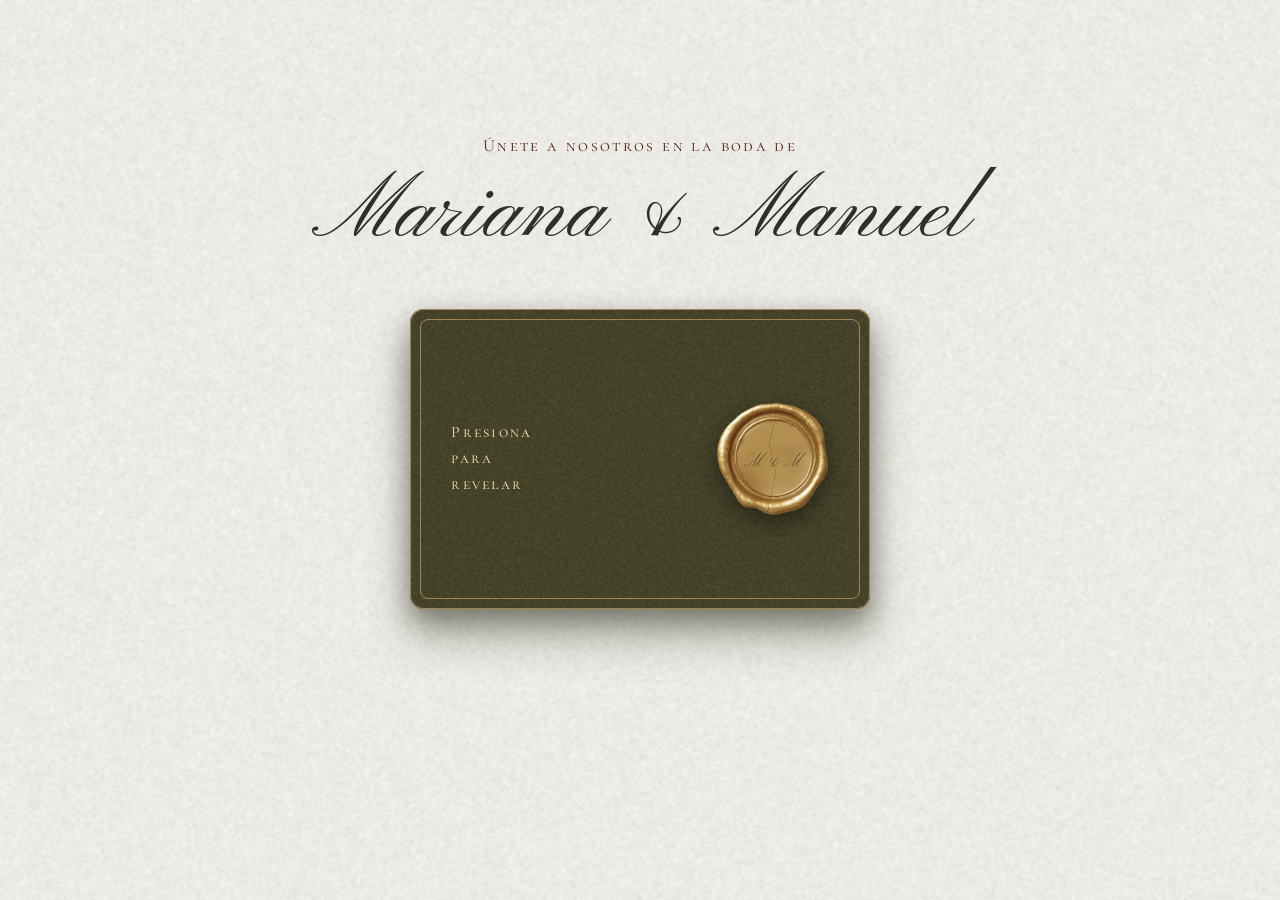
<file: revelar.html>
<!doctype html>
<html lang="es">
<head>
  <meta charset="utf-8">
  <meta name="viewport" content="width=device-width, initial-scale=1, viewport-fit=cover">
  <title>Mariana &amp; Manuel · Una sorpresa</title>
  <meta name="description" content="Presiona para revelar">
  <meta name="theme-color" content="#45432B">
  <link rel="icon" href="assets/svg/favicon.svg" type="image/svg+xml">
  <link rel="preconnect" href="https://fonts.googleapis.com">
  <link rel="preconnect" href="https://fonts.gstatic.com" crossorigin>
  <link href="https://fonts.googleapis.com/css2?family=Cormorant+SC:wght@400;500;600&family=Cormorant+Garamond:ital,wght@0,400;0,500;1,400&family=Pinyon+Script&family=Cutive+Mono&display=swap" rel="stylesheet">
  <link rel="stylesheet" href="css/revelar.css">
</head>
<body>
<div class="pg" id="revelar">
<p class="sc" style="font-size: clamp(14px,1.4vw,17px); color: #5A2A2B">Únete a nosotros en la boda de</p>
<h1 class="script" style="margin-top: 10px; font-size: clamp(56px,7vw,92px)">Mariana &amp; Manuel</h1>

<div class="box">
<div class="base"></div>
<div class="inside">
<div class="mini"><div></div><div></div><div></div></div>
<div style="color: #F4EADA; text-align: left">
<p class="sc" style="font-size: 13px; color: #DCC07E">Guarda la fecha</p>
<p class="script" style="font-size: clamp(30px,4vw,44px); margin-top: 4px"><span data-fecha="corta">[Fecha]</span></p>
<p class="sc" style="font-size: 12px; margin-top: 6px; color: #DCC07E">[Lugar] · [Ciudad]</p>
</div>
</div>
<div class="lid">
<p class="sc" style="position: relative; text-align: left; font-size: clamp(13px,1.6vw,16px); line-height: 1.6; color: #F0DFAF">Presiona<br>para<br>revelar</p>
<button class="btn" type="button" id="abrir-caja" aria-label="Revelar la sorpresa"><i></i><i></i></button>
</div>
</div>

<div class="reveal" style="margin-top: 46px; display: flex; flex-direction: column; align-items: center; gap: 12px">
<a href="inicio.html" class="sc" style="min-height: 54px; padding: 0 34px; display: inline-flex; align-items: center; border-radius: 18px; border: 1px solid #C9A35E; background: #45432B; color: #F0DFAF; text-decoration: none; font-size: 16px; letter-spacing: .16em; box-shadow: 0 10px 22px rgba(40,40,15,.28)">Ver la invitación</a>
<button type="button" id="cerrar-caja" class="sc" style="min-height: 44px; border: none; background: none; cursor: pointer; font-size: 13px; color: #5A2A2B; text-decoration: underline; text-underline-offset: 4px">Cerrar la caja</button>
</div>
</div>

<script src="js/config.js"></script>
<script src="js/comun.js"></script>
<script src="js/revelar.js"></script>
</body>
</html>
</file>
<file: css/styles.css>
/* =========================================================
   Boda Mariana & Manuel · Estilos
   Paleta: verde olivo · burdeos · oro · marfil
   ========================================================= */

:root {
  --olivo: #45432B;
  --olivo-claro: #4B492E;
  --olivo-oscuro: #33311F;
  --olivo-linea: #2A2818;
  --burdeos: #5A2A2B;
  --oro: #C9A35E;
  --oro-texto: #DCC07E;
  --marfil: #ECEBE6;
  --marfil-claro: #F4EADA;
  --papel: #F6F4EE;
  --tinta: #2F2E28;
  --tinta-suave: #3C3B33;

  --f-sc: 'Cormorant SC', Georgia, serif;
  --f-serif: 'Cormorant Garamond', Georgia, serif;
  --f-script: 'Pinyon Script', cursive;
  --f-mono: 'Cutive Mono', 'Courier New', monospace;
}

/* ---------- Base ---------- */
*, *::before, *::after { box-sizing: border-box; }
html { scroll-behavior: smooth; }
body {
  margin: 0;
  background: var(--marfil) url(../assets/img/ivory-paper.jpg) center top / cover fixed;
  color: var(--tinta);
  font-family: var(--f-serif);
  -webkit-font-smoothing: antialiased;
  overflow-x: hidden;
}
body.bloqueado { overflow: hidden; }
p { margin: 0; }
a { color: inherit; }
img { max-width: none; }

.sc { font-family: var(--f-sc); letter-spacing: .14em; }
.script { font-family: var(--f-script); font-weight: 400; line-height: 1.1; }
.oro { color: var(--oro-texto); }

/* =========================================================
   1. SOBRE DE ENTRADA
   ========================================================= */
.sobre {
  position: fixed; inset: 0; z-index: 40; overflow: hidden;
  background: var(--olivo) url(../assets/img/olive-paper.jpg) center / cover;
}
.sobre[hidden] { display: none; }

/* Escenario: se escala con JavaScript para cubrir toda la pantalla */
.sobre__escenario { position: absolute; left: 50%; top: 50%; transform-origin: 50% 50%; }
.sobre__pliegues { position: absolute; left: 0; top: 0; }
.sobre__solapa-sombra { position: absolute; inset: 0; filter: drop-shadow(0 10px 14px rgba(20, 20, 8, .45)); }
.sobre__solapa { position: absolute; inset: 0; filter: brightness(1.08); background: var(--olivo-claro) url(../assets/img/olive-paper.jpg) center / cover; }
.sobre__encaje {
  position: absolute; height: 96px; transform-origin: 0 0;
  background: url(../assets/svg/lace-strip.svg) repeat-x; background-size: 180px 96px;
  filter: drop-shadow(0 3px 3px rgba(20, 20, 8, .35));
}
.sello {
  position: absolute; width: 150px; height: 152px; padding: 0; border: none; background: none; cursor: pointer;
  filter: drop-shadow(0 10px 12px rgba(20, 20, 8, .45));
  transition: transform .5s ease;
}
.sello:hover { transform: translateY(-6px) scale(1.04); }
.sello:focus-visible { outline: 2px solid var(--oro-texto); outline-offset: 6px; border-radius: 50%; }
.sello img { width: 100%; height: 100%; display: block; }
.sello span { position: absolute; left: 0; right: 0; bottom: 46px; text-align: center; font-family: var(--f-sc); font-size: 17px; letter-spacing: 2px; color: #B9B19E; }
.sobre.abriendo .sello { transform: translateY(-14px) scale(1.08); transition-duration: .6s; }

.sobre__texto { position: absolute; left: 0; right: 0; padding: 0 20px; display: flex; flex-direction: column; align-items: center; text-align: center; color: #F1EEE2; }
.sobre__de { font-size: clamp(15px, 1.6vw, 20px); letter-spacing: 3px; }
.sobre__nombres { margin-top: 6px; font-size: clamp(40px, 4.4vw, 60px); }
.oculto { visibility: hidden; }
.sobre__abrir {
  min-height: 44px; padding: 0 18px; display: inline-flex; align-items: center;
  border: none; background: none; cursor: pointer; color: #F1EEE2;
  font-family: var(--f-sc); font-size: clamp(15px, 1.4vw, 18px); letter-spacing: 3px;
  opacity: 0; transition: opacity 1.2s ease;
}
.sobre__abrir.visible { opacity: 1; animation: pulso 2.6s ease-in-out 1.5s infinite; }
@keyframes pulso { 0%, 100% { opacity: .75; } 50% { opacity: 1; } }

/* Destello blanco de transición */
.destello { position: fixed; inset: 0; z-index: 60; background: #F4F3EE; opacity: 0; pointer-events: none; transition: opacity .8s ease; }
.destello.activo { opacity: 1; pointer-events: auto; }

/* =========================================================
   2. SOBRE ABIERTO (portada de la invitación)
   ========================================================= */
.portada { position: relative; overflow: hidden; }
.escena { position: absolute; left: 50%; top: 56px; width: 900px; height: 720px; transform-origin: 50% 0; }
.pieza { position: absolute; }
.olivo-papel { background: var(--olivo) url(../assets/img/olive-paper.jpg) center / cover; }

.tarjeta-fecha {
  left: 330px; top: 20px; width: 320px; height: 470px; padding: 16px;
  background: repeating-linear-gradient(90deg, var(--olivo) 0 7px, #F3F1EA 7px 14px);
  box-shadow: 0 10px 24px rgba(40, 40, 15, .22);
}
.tarjeta-fecha__interior {
  position: relative; width: 100%; height: 100%; padding-top: 58px;
  display: flex; flex-direction: column; align-items: center; text-align: center;
  background: var(--papel) url(../assets/img/ivory-paper.jpg) center / cover;
}
.tarjeta-fecha__interior::before { content: ""; position: absolute; inset: 6px; border: 1px solid var(--olivo); }
.tarjeta-fecha .sc { font-size: 13px; color: var(--burdeos); }
.tarjeta-fecha .nombre { font-size: 52px; color: #3A3A30; }
.tarjeta-fecha .y { font-size: 38px; color: #3A3A30; }
.tarjeta-fecha .nombre:first-of-type { margin-top: 22px; }

.marco { left: 140px; top: 70px; width: 260px; height: 303px; }
.marco__foto {
  position: absolute; left: 34px; top: 38px; width: 192px; height: 246px; border-radius: 50%; overflow: hidden;
  background: #2E3020; display: flex; align-items: center; justify-content: center; text-align: center;
}
.marco__foto img { width: 100%; height: 100%; object-fit: cover; display: block; }
.marco__foto .sc { font-size: 11px; color: #D8D5C6; padding: 0 30px; }
.marco > img { position: absolute; inset: 0; width: 260px; height: 303px; filter: drop-shadow(0 8px 12px rgba(40, 40, 15, .25)); }

.peonia { left: 70px; top: 60px; width: 150px; height: 244px; }

.corazon { left: 160px; top: 246px; width: 330px; height: 223px; filter: drop-shadow(0 8px 10px rgba(50, 10, 15, .3)); }
.corazon img { width: 100%; height: 100%; display: block; }
.corazon p { position: absolute; left: 0; right: 0; top: 74px; text-align: center; font-size: 38px; color: #F3E9DF; letter-spacing: 1px; }

.bolsillo { left: 60px; top: 300px; width: 700px; height: 400px; filter: drop-shadow(0 22px 30px rgba(40, 40, 15, .35)); }
.bolsillo__frente { position: absolute; inset: 0; clip-path: polygon(0 0, 50% 34%, 100% 0, 100% 100%, 0 100%); }
.bolsillo__solapa { position: absolute; inset: 0; clip-path: polygon(0 100%, 50% 42%, 100% 100%); filter: brightness(1.07); }
.bolsillo svg { position: absolute; left: 0; top: 0; width: 100%; height: 100%; }
.bolsillo__sello { position: absolute; left: calc(50% - 50px); top: 205px; width: 100px; height: 120px; filter: drop-shadow(0 6px 8px rgba(20, 20, 8, .4)); }

.ramo { left: 600px; top: 120px; width: 300px; height: 600px; }

/* Celular: composición vertical (la activa js/main.js) */
.escena.movil { width: 600px; }
.escena.movil .peonia { left: -10px; }
.escena.movil .tarjeta-fecha { left: 262px; top: 10px; }
.escena.movil .marco { left: 18px; }
.escena.movil .corazon { left: 40px; }
.escena.movil .bolsillo { left: 0; width: 600px; }
.escena.movil .ramo { left: 400px; top: 150px; width: 230px; height: 460px; }

/* Animación al entrar: las piezas suben desde dentro del sobre */
.entrar .sube { animation: subir 1.8s cubic-bezier(.2, .7, .2, 1) .5s both; }
.entrar .sube-2 { animation: subir 1.8s cubic-bezier(.2, .7, .2, 1) .7s both; }
.entrar .sube-3 { animation: subir 1.8s cubic-bezier(.2, .7, .2, 1) .9s both; }
.entrar .florece { animation: florecer 1.6s ease 1.3s both; }
@keyframes subir { from { transform: translateY(140px); } to { transform: translateY(0); } }
@keyframes florecer { from { opacity: 0; transform: translateY(20px) rotate(-3deg); } to { opacity: 1; transform: none; } }

/* =========================================================
   3. SECCIONES
   ========================================================= */
.seccion { position: relative; padding: 72px 20px; display: flex; flex-direction: column; align-items: center; text-align: center; }

.burdeos-papel {
  background: var(--burdeos) url(../assets/img/ivory-paper.jpg) center / cover;
  background-blend-mode: multiply; color: #F1E8DA;
}

/* Arco "Nos vemos en" */
.arco {
  position: relative; width: 100%; max-width: 640px;
  padding: 96px clamp(22px, 6vw, 64px) 64px;
  border-radius: 320px 320px 26px 26px / 250px 250px 26px 26px;
  box-shadow: 0 24px 48px rgba(40, 16, 16, .28);
  display: flex; flex-direction: column; align-items: center; text-align: center;
}
.arco::before, .arco::after { content: ""; position: absolute; pointer-events: none; }
.arco::before { inset: 12px; border: 1px solid var(--oro); border-radius: 308px 308px 18px 18px / 240px 240px 18px 18px; }
.arco::after { inset: 18px; border: 1px solid rgba(201, 163, 94, .35); border-radius: 302px 302px 14px 14px / 234px 234px 14px 14px; }
.arco > * { position: relative; }
.arco__sello { width: 54px; height: 65px; margin-bottom: 22px; filter: drop-shadow(0 4px 6px rgba(20, 4, 8, .45)); }
.arco__lugar { margin-top: 14px; font-size: clamp(40px, 5vw, 62px); color: var(--marfil-claro); }
.arco__fecha { margin-top: 30px; font-size: clamp(16px, 1.6vw, 19px); line-height: 1.7; }
.arco__nota { margin-top: 22px; font-size: clamp(15px, 1.5vw, 18px); }
.texto-sc { font-size: clamp(15px, 1.5vw, 18px); }

/* Cuenta regresiva */
.cuenta { margin-top: 54px; display: flex; align-items: flex-start; gap: clamp(8px, 2vw, 22px); font-family: var(--f-mono); color: #E6CF93; }
.cuenta .n { font-size: clamp(28px, 4vw, 44px); line-height: 1; font-variant-numeric: tabular-nums; }
.cuenta .c { font-size: clamp(24px, 3vw, 36px); line-height: 1; }
.cuenta .l { display: block; margin-top: 6px; font-family: var(--f-sc); font-size: 13px; letter-spacing: .1em; color: #CDB68A; }

/* Botón */
.boton {
  min-height: 56px; width: 100%; max-width: 440px; padding: 8px 22px;
  display: inline-flex; align-items: center; justify-content: center;
  border-radius: 18px; border: 1px solid var(--oro); background: var(--olivo); color: #F0DFAF;
  font-family: var(--f-sc); font-size: clamp(15px, 1.5vw, 18px); letter-spacing: .08em; text-align: center; text-decoration: none; cursor: pointer;
  box-shadow: 0 10px 22px rgba(40, 40, 15, .28); transition: transform .25s ease, box-shadow .25s ease;
}
.boton:hover { transform: translateY(-2px); box-shadow: 0 14px 26px rgba(20, 20, 8, .4); }
.boton:focus-visible { outline: 2px solid var(--oro-texto); outline-offset: 3px; }

.despedida { margin: 56px 0 30px; font-size: clamp(15px, 1.5vw, 18px); color: var(--burdeos); }

/* Confirmación */
.rsvp {
  position: relative; width: 100%; max-width: 620px; padding: 60px clamp(22px, 5vw, 56px) 50px;
  border-radius: 46px; box-shadow: 0 24px 48px rgba(40, 16, 16, .28); text-align: center;
}
.rsvp::before, .rsvp::after { content: ""; position: absolute; pointer-events: none; }
.rsvp::before { inset: 12px; border: 1px solid var(--oro); border-radius: 36px; }
.rsvp::after { inset: 18px; border: 1px solid rgba(201, 163, 94, .35); border-radius: 30px; }
.rsvp > * { position: relative; z-index: 1; }
.rsvp__titulo { margin-top: 10px; font-size: clamp(38px, 4.6vw, 56px); color: var(--marfil-claro); }
.rsvp__sello { width: 46px; height: 55px; margin-top: 14px; filter: drop-shadow(0 4px 6px rgba(20, 20, 8, .3)); }
.formulario { display: flex; flex-direction: column; gap: 26px; margin-top: 30px; }
.campo { display: flex; flex-direction: column; gap: 6px; text-align: left; font-family: var(--f-sc); font-size: 14px; letter-spacing: .14em; color: var(--oro-texto); }
.campo input, .campo textarea { font-family: var(--f-serif); font-size: 20px; color: #F6EEDF; letter-spacing: 0; background: transparent; }
.campo input { min-height: 46px; border: none; border-bottom: 1px solid var(--oro); padding: 0 2px; border-radius: 0; }
.campo textarea { min-height: 130px; border: 1px solid rgba(201, 163, 94, .55); padding: 10px 12px; resize: vertical; background: rgba(255, 255, 255, .05); }
.campo input:focus, .campo textarea:focus { outline: 2px solid var(--oro-texto); outline-offset: 2px; }
.campo__error { display: none; font-family: var(--f-serif); font-style: italic; letter-spacing: 0; font-size: 16px; color: #F2C9B8; }
.campo--error .campo__error { display: block; }
.formulario .boton { max-width: none; margin-top: 6px; }
.gracias { display: flex; flex-direction: column; align-items: center; gap: 12px; padding: 36px 0 10px; animation: florecer 1s ease both; }
.gracias .script { font-size: 52px; color: var(--marfil-claro); }
.gracias p:not(.script) { font-size: 20px; font-style: italic; color: #E8DCC6; }
.enlace { min-height: 44px; padding: 0 16px; border: none; background: none; cursor: pointer; font-family: var(--f-sc); font-size: 14px; letter-spacing: .14em; color: var(--oro-texto); text-decoration: underline; text-underline-offset: 4px; }
[hidden] { display: none !important; }

/* =========================================================
   4. PIE
   ========================================================= */
.pie { position: relative; overflow: hidden; background: var(--olivo-oscuro); color: #EDEADF; padding: 90px 20px 70px; text-align: center; }
.pie__fondo { position: absolute; inset: 0; width: 100%; height: 100%; object-fit: cover; opacity: .9; pointer-events: none; }
.pie__contenido { position: relative; z-index: 1; display: flex; flex-direction: column; align-items: center; gap: 22px; }
.monograma { position: relative; width: 150px; height: 192px; }
.monograma img { width: 150px; height: 192px; }
.monograma p { position: absolute; left: 0; right: 0; top: 50px; text-align: center; font-size: 46px; line-height: .9; }
.monograma span { font-size: 30px; }
.pie__contacto { font-size: 14px; line-height: 1.8; max-width: 520px; }
.pie .enlace { color: #EDEADF; }

/* Aparición suave al hacer scroll */
.revelar { opacity: 0; transform: translateY(28px); transition: opacity 1s ease, transform 1s ease; }
.revelar.visible { opacity: 1; transform: none; }


/* =========================================================
   DESCUBRE MÁS (enlaces a las demás páginas)
   ========================================================= */
.explora { padding-top: 10px; padding-bottom: 100px; }
.explora__titulo { margin: 4px 0 0; font-size: clamp(44px, 5.4vw, 64px); color: var(--tinta); }
.explora__sub { margin-top: 8px; font-size: 14px; color: var(--burdeos); }
.explora__grid { display: grid; grid-template-columns: repeat(2, minmax(0, 1fr)); gap: 18px; width: 100%; max-width: 760px; margin-top: 36px; }
.explora__tarjeta {
  position: relative; min-height: 170px; padding: 28px 16px; border-radius: 14px;
  display: flex; flex-direction: column; align-items: center; justify-content: center; gap: 6px; text-align: center;
  text-decoration: none; color: #F4EADA; box-shadow: 0 14px 28px rgba(40, 16, 16, .2); transition: transform .3s ease;
}
.explora__tarjeta::before { content: ""; position: absolute; inset: 8px; border: 1px solid rgba(201, 163, 94, .7); border-radius: 9px; pointer-events: none; }
.explora__tarjeta:hover { transform: translateY(-4px); }
.explora__tarjeta:focus-visible { outline: 2px solid var(--burdeos); outline-offset: 4px; }
.explora__tarjeta .sc { font-size: 12px; }
.explora__tarjeta .script { font-size: clamp(28px, 3.4vw, 38px); line-height: 1.1; }
.explora__toca { margin-top: 6px; font-size: 11px !important; color: var(--oro-texto); }
.explora__tarjeta--olivo { background: var(--olivo) url(../assets/img/olive-paper.jpg) center / cover; }
.explora__tarjeta--marfil { background: var(--papel) url(../assets/img/ivory-paper.jpg) center / cover; color: var(--burdeos); }
.explora__tarjeta--marfil .explora__toca { color: var(--olivo); }
@media (max-width: 420px) { .explora__grid { gap: 12px; } .explora__tarjeta { min-height: 150px; padding: 22px 10px; } }

/* =========================================================
   RESPONSIVE
   ========================================================= */
@media (max-width: 600px) {
  .seccion { padding: 56px 14px; }
  .arco { padding-top: 80px; border-radius: 200px 200px 22px 22px / 170px 170px 22px 22px; }
  .arco::before { border-radius: 188px 188px 14px 14px / 160px 160px 14px 14px; }
  .arco::after { border-radius: 182px 182px 10px 10px / 154px 154px 10px 10px; }
  .cuenta .l { font-size: 11px; }
  .rsvp { border-radius: 32px; }
  .rsvp::before { border-radius: 24px; }
  .rsvp::after { border-radius: 20px; }
}

@media (prefers-reduced-motion: reduce) {
  *, *::before, *::after { animation-duration: .01ms !important; animation-iteration-count: 1 !important; transition-duration: .01ms !important; }
  .revelar { opacity: 1; transform: none; }
}

/* ---------- Apertura: el sobre se aleja, se abre y sale la invitación ---------- */
.apertura{position:fixed;inset:0;z-index:50;display:flex;align-items:center;justify-content:center;background:#ECEBE6 url(../assets/img/ivory-paper.jpg) center/cover;opacity:0;visibility:hidden;transition:opacity .7s ease,visibility 0s .7s;overflow:hidden}
.apertura.f1{opacity:1;visibility:visible;transition:opacity .7s ease}
.ap-env{position:relative;width:min(84vw,540px);aspect-ratio:1.45;container-type:inline-size;perspective:1600px;transform:scale(2.2);opacity:0;transition:transform 1.2s cubic-bezier(.2,.7,.2,1),opacity .6s ease}
.f1 .ap-env{transform:scale(1);opacity:1}
.ap-pz{transition:transform 1s cubic-bezier(.5,0,.3,1),opacity .8s ease}
.ap-back{position:absolute;inset:0;background:#3E3C26 url(../assets/img/olive-paper.jpg) center/cover;filter:brightness(.8);box-shadow:0 26px 44px rgba(40,40,15,.32)}
.ap-front{position:absolute;inset:0;z-index:3}
.ap-front i{position:absolute;inset:0;background:#45432B url(../assets/img/olive-paper.jpg) center/cover;clip-path:polygon(0 0,50% 52%,100% 0,100% 100%,0 100%);filter:brightness(1.06)}
.ap-front svg{position:absolute;inset:0;width:100%;height:100%}
.ap-flap{position:absolute;left:0;right:0;top:0;height:58%;z-index:4;transform-origin:50% 0;transition:transform 1s cubic-bezier(.45,0,.25,1),z-index 0s .5s,opacity .8s ease}
.ap-flap i{position:absolute;inset:0;background:#4B492E url(../assets/img/olive-paper.jpg) center/cover;clip-path:polygon(0 0,100% 0,50% 100%);filter:brightness(1.12) drop-shadow(0 6px 8px rgba(20,20,8,.4))}
.ap-lace{position:absolute;top:0;width:64.03%;height:6cqw;background:url(../assets/svg/lace-strip.svg) repeat-x;background-size:auto 100%;transform-origin:0 0;filter:drop-shadow(0 2px 2px rgba(20,20,8,.3))}
.ap-seal{position:absolute;left:50%;top:58%;z-index:5;width:17%;transform:translate(-50%,-58%);transition:transform .7s cubic-bezier(.5,0,.3,1),opacity .5s ease;filter:drop-shadow(0 6px 8px rgba(20,20,8,.45))}
.ap-seal img{width:100%;display:block}
.f2 .ap-seal{transform:translate(-50%,-160%) scale(.7) rotate(-14deg);opacity:0}
.f2 .ap-flap{transform:rotateX(180deg);z-index:1;transition-delay:.25s,.75s,0s}
.ap-card{position:absolute;left:5%;right:5%;top:5%;height:90%;border:0;padding:0;background:none;font:inherit;z-index:2;display:block;text-decoration:none;color:#2F2E28;container-type:inline-size;pointer-events:none;transition:transform 1.1s cubic-bezier(.3,.7,.2,1),opacity .8s ease}
.ap-card .papel{position:absolute;inset:0;background:#F6F4EE url(../assets/img/ivory-paper.jpg) center/cover;clip-path:polygon(4cqw 0,calc(100% - 4cqw) 0,100% 4cqw,100% calc(100% - 4cqw),calc(100% - 4cqw) 100%,4cqw 100%,0 calc(100% - 4cqw),0 4cqw);box-shadow:0 10px 20px rgba(40,40,15,.2)}
.ap-card .m1{position:absolute;inset:2.6cqw;border:1px solid #C9A35E}
.ap-card .m2{position:absolute;inset:3.8cqw;border:1px solid rgba(201,163,94,.45)}
.ap-card .tx{position:relative;height:100%;display:flex;flex-direction:column;align-items:center;justify-content:center;text-align:center;padding:0 8cqw}
.ap-card .t1{margin:0;font-family:'Cormorant SC',serif;letter-spacing:.14em;font-size:3.4cqw;color:#5A2A2B}
.ap-card .t2{margin:1.5cqw 0 0;font-family:'Pinyon Script',cursive;font-size:11.5cqw;line-height:1.05;color:#2F2E28}
.ap-card .t3{margin:2.2cqw 0 0;font-family:'Cormorant SC',serif;letter-spacing:.14em;font-size:3.6cqw;color:#45432B}
.ap-card .t4{margin:.6cqw 0 0;font-family:'Cormorant SC',serif;letter-spacing:.14em;font-size:3cqw;color:#45432B}
.ap-hint{position:absolute;left:0;right:0;bottom:-11cqw;text-align:center;font-family:'Cormorant SC',serif;letter-spacing:.2em;font-size:max(12px,3cqw);color:#5A2A2B;opacity:0;transition:opacity .8s ease .6s}
.f3 .ap-card{transform:translateY(-64%)}
.f4 .ap-pz{transform:translateY(85vh);opacity:0}
.f4 .ap-flap{transform:translateY(85vh) rotateX(180deg);opacity:0}
.f4 .ap-card{z-index:6;transform:scale(1.26);pointer-events:auto;cursor:pointer}
@media (min-width:700px){.f4 .ap-card{transform:scale(1.15)}}
.f4 .ap-hint{opacity:1}
.f5 .ap-card{transform:scale(2.4);opacity:0;transition:transform .9s cubic-bezier(.5,0,.6,1),opacity .7s ease .15s}
.f5 .ap-hint{opacity:0;transition-delay:0s}
.sobre{transition:transform 1.1s cubic-bezier(.6,0,.3,1),opacity .9s ease .15s}
.sobre.alejar{transform:scale(.45);opacity:0}
@media (prefers-reduced-motion: reduce){.apertura *{transition-duration:.01s!important}}

/* ---------- Contenido dentro del sobre + música continua ---------- */
.contenido{position:fixed;inset:0;width:100%;height:100%;border:0;z-index:40;background:var(--marfil);opacity:0;transition:opacity .8s ease}
.contenido.visible{opacity:1}
.yt-sobre{position:fixed;left:0;bottom:0;width:200px;height:200px;border:0;opacity:0;pointer-events:none;z-index:-1}
.mini-disco{position:fixed;right:14px;bottom:calc(14px + env(safe-area-inset-bottom));z-index:70;width:56px;height:56px;padding:0;border:0;border-radius:50%;background:none;cursor:pointer;filter:drop-shadow(0 6px 10px rgba(20,15,10,.4));-webkit-tap-highlight-color:transparent}
.mini-disco img{width:100%;height:100%;display:block;border-radius:50%;animation:girar 1.8s linear infinite;animation-play-state:paused}
.mini-disco.sonando img{animation-play-state:running}
.mini-disco:not(.sonando)::after{content:"♪";position:absolute;inset:0;display:flex;align-items:center;justify-content:center;font-size:20px;color:#F4EADA;text-shadow:0 1px 3px rgba(0,0,0,.6)}
.mini-disco:focus-visible{outline:2px solid var(--oro);outline-offset:4px}
@keyframes girar{to{transform:rotate(360deg)}}
@media (prefers-reduced-motion: reduce){.mini-disco img,.sobre__abrir{animation:none!important}}

/* ================= VERSIÓN 2.0 · Paso 1: el sobre como carta de verdad ================= */
/* papel con fibras, luz suave al centro y bordes más oscuros */
.sobre::before{content:"";position:absolute;inset:0;pointer-events:none;background:url("data:image/svg+xml,%3Csvg xmlns='http://www.w3.org/2000/svg' width='420' height='420'%3E%3Cfilter id='f'%3E%3CfeTurbulence type='fractalNoise' baseFrequency='.014 .55' numOctaves='3' seed='7' stitchTiles='stitch'/%3E%3CfeColorMatrix values='0 0 0 0 0  0 0 0 0 0  0 0 0 0 0  0 0 0 .55 -.12'/%3E%3C/filter%3E%3Crect width='100%25' height='100%25' filter='url(%23f)'/%3E%3C/svg%3E");opacity:.42;mix-blend-mode:multiply}
.sobre::after{content:"";position:absolute;inset:0;z-index:3;pointer-events:none;background:radial-gradient(120% 80% at 50% 30%,rgba(255,248,215,.12),transparent 58%),radial-gradient(135% 105% at 50% 48%,transparent 52%,rgba(16,16,5,.5))}
.sobre__texto{z-index:4}
.sobre__solapa::after{content:"";position:absolute;inset:0;background:url("data:image/svg+xml,%3Csvg xmlns='http://www.w3.org/2000/svg' width='420' height='420'%3E%3Cfilter id='f'%3E%3CfeTurbulence type='fractalNoise' baseFrequency='.014 .55' numOctaves='3' seed='7' stitchTiles='stitch'/%3E%3CfeColorMatrix values='0 0 0 0 0  0 0 0 0 0  0 0 0 0 0  0 0 0 .55 -.12'/%3E%3C/filter%3E%3Crect width='100%25' height='100%25' filter='url(%23f)'/%3E%3C/svg%3E"),linear-gradient(180deg,rgba(255,250,220,.13),transparent 32%,rgba(10,10,0,.24) 100%);background-blend-mode:multiply,normal}
.sobre__encaje{filter:drop-shadow(0 6px 5px rgba(16,16,6,.5)) drop-shadow(0 1px 0 rgba(255,255,235,.22))}
.sello{animation:v2latido 3.4s ease-in-out infinite}
@keyframes v2latido{0%,100%{filter:drop-shadow(0 10px 12px rgba(20,20,8,.45))}50%{filter:drop-shadow(0 14px 18px rgba(20,20,8,.5)) brightness(1.06)}}
/* nombre del invitado, como carta rotulada (solo si el enlace trae ?para=) */
.v2-para p{margin:0}
.v2-para .l{font-family:'Cormorant SC',serif;font-size:clamp(12px,1.2vw,15px);letter-spacing:4px;color:#DCC07E}
.v2-para .n{margin-top:2px;font-family:'Pinyon Script',cursive;font-size:clamp(34px,3.8vw,52px);line-height:1.15;color:#F4EADA;text-shadow:0 1px 2px rgba(0,0,0,.35)}
.v2-para .r{width:min(60vw,300px);height:1px;margin-top:6px;background:linear-gradient(90deg,transparent,rgba(220,192,126,.8),transparent)}
/* apertura: forro vino, solapa con dos caras, sello que se despega */
.ap-back{background-color:#5A2A2B;background-image:radial-gradient(circle,rgba(226,200,138,.55) 0 1.1px,transparent 1.6px),repeating-linear-gradient(45deg,rgba(220,192,126,.17) 0 1px,transparent 1px 14px),repeating-linear-gradient(-45deg,rgba(220,192,126,.17) 0 1px,transparent 1px 14px),url(../assets/img/ivory-paper.jpg);background-size:19.8px 19.8px,auto,auto,cover;background-blend-mode:normal,normal,normal,multiply;filter:none}
.ap-back::after{content:"";position:absolute;inset:0;background:linear-gradient(180deg,rgba(0,0,0,.5),rgba(0,0,0,.18) 48%,transparent 80%)}
.ap-front i{background-image:url("data:image/svg+xml,%3Csvg xmlns='http://www.w3.org/2000/svg' width='420' height='420'%3E%3Cfilter id='f'%3E%3CfeTurbulence type='fractalNoise' baseFrequency='.014 .55' numOctaves='3' seed='7' stitchTiles='stitch'/%3E%3CfeColorMatrix values='0 0 0 0 0  0 0 0 0 0  0 0 0 0 0  0 0 0 .55 -.12'/%3E%3C/filter%3E%3Crect width='100%25' height='100%25' filter='url(%23f)'/%3E%3C/svg%3E"),url(../assets/img/olive-paper.jpg);background-blend-mode:multiply,normal;background-size:auto,cover}
.ap-flap{transform-style:preserve-3d;transition:transform 1.3s cubic-bezier(.4,0,.2,1),z-index 0s .65s,opacity .8s ease}
.ap-flap i,.ap-flap .ap-lace{backface-visibility:hidden;-webkit-backface-visibility:hidden}
.ap-flap b{position:absolute;inset:0;clip-path:polygon(0 100%,100% 100%,50% 0);transform:rotateX(180deg);backface-visibility:hidden;-webkit-backface-visibility:hidden;background-color:#5A2A2B;background-image:radial-gradient(circle,rgba(226,200,138,.55) 0 1.1px,transparent 1.6px),repeating-linear-gradient(45deg,rgba(220,192,126,.17) 0 1px,transparent 1px 14px),repeating-linear-gradient(-45deg,rgba(220,192,126,.17) 0 1px,transparent 1px 14px),url(../assets/img/ivory-paper.jpg);background-size:19.8px 19.8px,auto,auto,cover;background-blend-mode:normal,normal,normal,multiply}
.ap-flap b::after{content:"";position:absolute;inset:0;background:linear-gradient(0deg,rgba(0,0,0,.4),transparent 60%)}
.f2 .ap-flap{transform:rotateX(180deg);z-index:1;transition-delay:.6s,1.25s,0s}
.f2 .ap-seal{transition:none;animation:v2despega 1s cubic-bezier(.45,0,.3,1) both}
@keyframes v2despega{0%{transform:translate(-50%,-58%);opacity:1}28%{transform:translate(-50%,-68%) scale(1.12) rotate(-5deg);opacity:1;filter:drop-shadow(0 16px 14px rgba(20,20,8,.4))}100%{transform:translate(-8%,70%) scale(.86) rotate(42deg);opacity:0}}
.ap-card{filter:drop-shadow(0 9px 14px rgba(40,30,15,.3))}
.ap-card .papel{box-shadow:none}
.ap-card .papel::after{content:"";position:absolute;inset:0;background:linear-gradient(105deg,transparent 40%,rgba(255,252,240,.8) 50%,transparent 60%) no-repeat;background-size:280% 100%;background-position:140% 0;opacity:0}
.ap-card .t0{margin:0 0 1cqw;font-family:'Pinyon Script',cursive;font-size:6.6cqw;line-height:1.1;color:#5A2A2B}
.f3 .ap-card{transform:translateY(-64%) rotate(-1.6deg)}
.f4 .ap-card{z-index:6;transform:scale(1.26);pointer-events:auto;cursor:pointer}
@media (min-width:700px){.f4 .ap-card{transform:scale(1.15)}}
.f4 .ap-card .papel::after{opacity:1;animation:v2brillo 1.5s ease .7s both}
@keyframes v2brillo{from{background-position:140% 0}to{background-position:-40% 0}}
.f5 .ap-card{transform:scale(2.4);opacity:0;transition:transform .9s cubic-bezier(.5,0,.6,1),opacity .7s ease .15s}
@media (prefers-reduced-motion: reduce){.sello,.f2 .ap-seal,.ap-card .papel::after{animation:none!important}}
</file>
<file: css/confirmar.css>
/* confirmar · Mariana & Manuel */
body{margin:0;-webkit-font-smoothing:antialiased}
a{color:inherit}
*{box-sizing:border-box}
.pg{position:relative;width:100%;min-height:100vh;overflow-x:hidden;background:#ECEBE6 url(../assets/img/ivory-paper.jpg) center top/cover;color:#2F2E28;font-family:'Cormorant Garamond',serif}
.sc{font-family:'Cormorant SC',serif;letter-spacing:.14em;margin:0}
.script{font-family:'Pinyon Script',cursive;font-weight:400;margin:0;line-height:1.1}
.nav{display:flex;justify-content:space-between;align-items:center;padding:18px clamp(16px,4vw,48px)}
.nav a{min-height:44px;display:inline-flex;align-items:center;text-decoration:none;font-family:'Cormorant SC',serif;letter-spacing:.14em;font-size:14px;color:#5A2A2B}
.card{position:relative;width:100%;max-width:760px;margin:0 auto;padding:clamp(36px,6vw,64px) clamp(20px,6vw,64px);background:#F6F4EE url(../assets/img/ivory-paper.jpg) center/cover;box-shadow:0 20px 44px rgba(40,30,15,.14)}
.card::before{content:"";position:absolute;inset:12px;border:1px solid #C9A35E;pointer-events:none}
.card::after{content:"";position:absolute;inset:18px;border:1px solid rgba(201,163,94,.35);pointer-events:none}
.q{display:flex;flex-direction:column;gap:12px;text-align:left}
.q > span,.q > p{font-size:21px;font-style:italic;color:#2F2E28;margin:0}
.q input,.q textarea{font-family:'Cormorant Garamond',serif;font-size:20px;color:#2F2E28;background:transparent}
.q input{min-height:48px;border:none;border-bottom:1px solid #45432B;padding:0 4px;border-radius:0}
.q textarea{min-height:110px;border:1px solid rgba(69,67,43,.45);padding:10px 12px;resize:vertical;background:rgba(255,255,255,.4)}
.q input:focus,.q textarea:focus,.opt:focus-visible{outline:2px solid #5A2A2B;outline-offset:2px}
.opts{display:flex;flex-direction:column;gap:10px}
.opt{width:100%;min-height:52px;padding:10px 18px;display:flex;align-items:center;gap:14px;border:1px solid rgba(69,67,43,.4);background:rgba(255,255,255,.45);cursor:pointer;font-family:'Cormorant Garamond',serif;font-size:20px;color:#2F2E28;text-align:left;transition:background .25s ease,color .25s ease,border-color .25s ease}
.opt:hover{border-color:#5A2A2B}
.opt .box{flex:none;width:20px;height:20px;border:1.5px solid #45432B;display:flex;align-items:center;justify-content:center}
.opt.on{background:#5A2A2B;color:#F4EADA;border-color:#5A2A2B}
.opt.on .box{border-color:#DCC07E;background:#DCC07E}
.send{width:100%;min-height:58px;border:1px solid #C9A35E;background:#45432B;color:#F0DFAF;border-radius:18px;cursor:pointer;font-family:'Cormorant SC',serif;font-size:19px;letter-spacing:.16em;box-shadow:0 10px 22px rgba(40,40,15,.28);text-decoration:none;display:flex;align-items:center;justify-content:center}
.send:hover{transform:translateY(-2px)}
.err{color:#8A2A2A;font-size:17px;font-style:italic}
.thanks{animation:fade 1s ease both}
@keyframes fade{from{opacity:0;transform:translateY(14px)}to{opacity:1;transform:none}}

[hidden]{display:none!important}

/* Elegir asistencia con círculos y la tarjeta "sellada" */
.opt .box{border-radius:50%}
.opt.on .box{background:transparent;border-color:#DCC07E;box-shadow:inset 0 0 0 4px #5A2A2B,inset 0 0 0 10px #DCC07E}
.card-sello{position:absolute;left:50%;top:0;width:76px;height:76px;transform:translate(-50%,-52%) rotate(-6deg);z-index:2;filter:drop-shadow(0 6px 8px rgba(20,20,8,.35))}

/* ---- 2.0 · entrada: la tarjeta sale del sobre y se sella ---- */
.entra-tit{animation:v2fade2 .7s ease both}
@keyframes v2fade2{from{opacity:0;translate:0 -10px}to{opacity:1;translate:0 0}}
.card{animation:v2sube3 .85s cubic-bezier(.2,.7,.2,1) .15s both}
@keyframes v2sube3{from{opacity:0;translate:0 70px}to{opacity:1;translate:0 0}}
.card-sello{animation:v2sella .6s cubic-bezier(.3,1.45,.5,1) .85s both}
@keyframes v2sella{from{opacity:0;scale:1.8}to{opacity:1;scale:1}}
@media (prefers-reduced-motion: reduce){.entra-tit,.card,.card-sello{animation:none!important}}
</file>
<file: css/detalles.css>
/* detalles · Mariana & Manuel */
body{margin:0;-webkit-font-smoothing:antialiased}
a{color:inherit}
*{box-sizing:border-box}
.pg{position:relative;width:100%;overflow-x:hidden;background:#ECEBE6 url(../assets/img/ivory-paper.jpg) center top/cover;color:#2F2E28;font-family:'Cormorant Garamond',serif}
.sc{font-family:'Cormorant SC',serif;letter-spacing:.14em;margin:0}
.script{font-family:'Pinyon Script',cursive;font-weight:400;margin:0;line-height:1.1}
.burdeos{background:#5A2A2B url(../assets/img/ivory-paper.jpg) center/cover;background-blend-mode:multiply;color:#F1E8DA}
.olivo{background:#45432B url(../assets/img/olive-paper.jpg) center/cover;color:#F1E8DA}
.nav{position:relative;z-index:5;display:flex;justify-content:space-between;align-items:center;padding:18px clamp(16px,4vw,48px)}
.nav a{min-height:44px;display:inline-flex;align-items:center;text-decoration:none;font-family:'Cormorant SC',serif;letter-spacing:.14em;font-size:14px;color:#5A2A2B}
.sec{position:relative;padding:72px 20px;display:flex;flex-direction:column;align-items:center;text-align:center}
.wrap{width:100%;max-width:1040px;margin:0 auto}
.title{font-size:clamp(44px,5.4vw,68px);color:#2F2E28}
.sub{margin-top:10px;font-size:14px;color:#5A2A2B}
.divider{display:flex;align-items:center;gap:12px;width:220px;margin:22px auto 0}
.divider span{flex:1;height:1px;background:#C9A35E}
.divider i{width:9px;height:9px;transform:rotate(45deg);border:1px solid #C9A35E;display:block}
.grid3{display:grid;grid-template-columns:repeat(3,minmax(0,1fr));gap:28px;margin-top:44px}
.box{position:relative;padding:36px 24px 30px;background:#F6F4EE url(../assets/img/ivory-paper.jpg) center/cover;box-shadow:0 14px 30px rgba(40,30,15,.12)}
.box::before{content:"";position:absolute;inset:8px;border:1px solid rgba(201,163,94,.7);pointer-events:none}
.label{font-size:13px;color:#5A2A2B}
.big{font-size:clamp(26px,2.6vw,32px);margin-top:10px;line-height:1.2}
.txt{font-size:19px;line-height:1.55;color:#3C3B33}
.link{margin-top:16px;min-height:44px;padding:0 20px;display:inline-flex;align-items:center;border:1px solid #C9A35E;background:#45432B;color:#F0DFAF;border-radius:14px;text-decoration:none;font-family:'Cormorant SC',serif;letter-spacing:.12em;font-size:14px}
.sw{width:clamp(48px,7vw,70px);height:clamp(48px,7vw,70px);border-radius:50%;box-shadow:0 0 0 2px #F6F4EE,0 0 0 3px #C9A35E,0 8px 14px rgba(40,30,15,.18)}
.tl{display:grid;grid-template-columns:repeat(3,minmax(0,1fr));gap:40px 24px;margin-top:48px}
.tl-item{display:flex;flex-direction:column;align-items:center;gap:8px}
.tl-item svg{width:72px;height:72px}
.tl-time{font-family:'Cutive Mono',monospace;font-size:20px;color:#2F2E28}
.faq{width:100%;max-width:760px;margin-top:40px;display:flex;flex-direction:column;gap:14px;text-align:left}
.faq button{width:100%;min-height:58px;display:flex;justify-content:space-between;align-items:center;gap:16px;padding:14px 22px;border:1px solid rgba(201,163,94,.7);background:#F6F4EE;cursor:pointer;font-family:'Cormorant Garamond',serif;font-size:21px;color:#2F2E28;text-align:left}
.faq button:focus-visible{outline:2px solid #5A2A2B;outline-offset:2px}
.faq .ans{padding:16px 22px 22px;border:1px solid rgba(201,163,94,.7);border-top:none;background:#FBFAF6;font-size:19px;line-height:1.55;color:#3C3B33}
.two{display:grid;grid-template-columns:repeat(2,minmax(0,1fr));gap:28px;margin-top:44px;width:100%}
@media (max-width:860px){.grid3{grid-template-columns:minmax(0,1fr)}.two{grid-template-columns:minmax(0,1fr)}.tl{grid-template-columns:repeat(2,minmax(0,1fr))}}
[hidden]{display:none!important}

/* Tarjetas sueltas tipo papelería */
.grid3 .box:nth-child(1){transform:rotate(-1.6deg)}
.grid3 .box:nth-child(2){transform:rotate(1.2deg)}
.grid3 .box:nth-child(3){transform:rotate(-.9deg)}
.grid3 .box,.two .box{box-shadow:0 2px 0 rgba(255,255,255,.6) inset,0 16px 30px rgba(40,30,15,.16)}
.two .box:nth-child(1){transform:rotate(1deg)}
.two .box:nth-child(2){transform:rotate(-1.2deg)}
.acc{display:flex;gap:10px;justify-content:center;flex-wrap:wrap;margin-top:16px}
.acc .link{margin-top:0}
.acc-t{margin:18px 0 0;font-family:'Cormorant SC',serif;letter-spacing:.14em;font-size:12px;color:#5A2A2B}
/* Muestras de tela */
.telas{display:flex;justify-content:center;gap:clamp(10px,3vw,24px);flex-wrap:wrap;margin-top:30px}
.tela{display:flex;flex-direction:column;align-items:center;gap:8px}
.tela .sw{width:clamp(54px,14vw,72px);height:clamp(70px,18vw,94px);border-radius:0;box-shadow:none;clip-path:polygon(0.0% 0,7.1% 4.5%,14.3% 0,21.4% 4.5%,28.6% 0,35.7% 4.5%,42.9% 0,50.0% 4.5%,57.1% 0,64.3% 4.5%,71.4% 0,78.6% 4.5%,85.7% 0,92.9% 4.5%,100.0% 0,100% 100%,100.0% 100%,92.9% 95.5%,85.7% 100%,78.6% 95.5%,71.4% 100%,64.3% 95.5%,57.1% 100%,50.0% 95.5%,42.9% 100%,35.7% 95.5%,28.6% 100%,21.4% 95.5%,14.3% 100%,7.1% 95.5%,0.0% 100%);background-image:url(../assets/img/ivory-paper.jpg),repeating-linear-gradient(45deg,rgba(255,255,255,.07) 0 2px,transparent 2px 5px),repeating-linear-gradient(-45deg,rgba(0,0,0,.08) 0 2px,transparent 2px 5px);background-size:cover,auto,auto;background-blend-mode:multiply,normal,normal;filter:drop-shadow(0 6px 8px rgba(40,30,15,.22))}
.tela span{font-family:'Cormorant SC',serif;letter-spacing:.1em;font-size:12px;color:#45432B}

/* ---- 2.0 · entrada: la tarjeta de encaje se posa y aparece el contenido ---- */
.entra-det{animation:v2posa .95s cubic-bezier(.2,.7,.2,1) both}
@keyframes v2posa{from{opacity:0;scale:1.18;translate:0 -14px}to{opacity:1;scale:1;translate:0 0}}
.entra-sig{animation:v2sube3 .8s cubic-bezier(.2,.7,.2,1) .5s both}
@keyframes v2sube3{from{opacity:0;translate:0 34px}to{opacity:1;translate:0 0}}
@media (prefers-reduced-motion: reduce){.entra-det,.entra-sig{animation:none!important}}
</file>
<file: css/historia.css>
/* historia · Mariana & Manuel */
body{margin:0;-webkit-font-smoothing:antialiased}
a{color:inherit}
*{box-sizing:border-box}
.pg{position:relative;width:100%;min-height:100vh;overflow-x:hidden;background:#ECEBE6 url(../assets/img/ivory-paper.jpg) center top/cover;color:#2F2E28;font-family:'Cormorant Garamond',serif}
.sc{font-family:'Cormorant SC',serif;letter-spacing:.14em;margin:0}
.script{font-family:'Pinyon Script',cursive;font-weight:400;margin:0;line-height:1.1}
.nav{display:flex;justify-content:space-between;align-items:center;padding:18px clamp(16px,4vw,48px)}
.nav a{min-height:44px;display:inline-flex;align-items:center;text-decoration:none;font-family:'Cormorant SC',serif;letter-spacing:.14em;font-size:14px;color:#5A2A2B}
.photo{background:#2E3020;display:flex;align-items:center;justify-content:center}
.photo span{font-family:'Cormorant SC',serif;letter-spacing:.12em;font-size:11px;color:#D8D5C6;text-align:center;padding:0 8px}
.collage{position:relative;width:min(92vw,620px);height:min(118vw,560px);margin:30px auto 0}
.strip{position:absolute;width:30%;height:92%;background:#FBFAF6;padding:3% 3% 9%;display:flex;flex-direction:column;gap:3%;box-shadow:0 16px 28px rgba(40,30,15,.25)}
.strip .photo{flex:1}
.pola{position:absolute;background:#FBFAF6;padding:2.2% 2.2% 9%;box-shadow:0 16px 28px rgba(40,30,15,.25)}
.story{width:100%;max-width:720px;margin:60px auto 0;text-align:left;font-size:clamp(19px,1.7vw,22px);line-height:1.75;color:#3C3B33}
.story p{margin:0 0 22px}
.story p:first-child::first-letter{font-family:'Pinyon Script',cursive;font-size:3.4em;float:left;line-height:.8;padding:8px 10px 0 0;color:#5A2A2B}
.hito{display:grid;grid-template-columns:repeat(3,minmax(0,1fr));gap:22px;width:100%;max-width:900px;margin:50px auto 0}
.hito div{position:relative;padding:30px 18px 24px;text-align:center;background:#F6F4EE;box-shadow:0 12px 24px rgba(40,30,15,.1)}
.hito div::before{content:"";position:absolute;inset:7px;border:1px solid rgba(201,163,94,.7);pointer-events:none}
@media (max-width:760px){.hito{grid-template-columns:minmax(0,1fr)}}
[hidden]{display:none!important}

/* ramo junto a la foto principal, sin taparla */
.ramo-h{position:absolute;right:0;bottom:-8%;width:31%;height:auto;transform:rotate(6deg);transform-origin:50% 90%;pointer-events:none;filter:drop-shadow(0 12px 14px rgba(40,30,15,.25))}
@media (min-width:700px){.ramo-h{right:-22%;bottom:-6%;width:27%}}

/* Línea de tiempo con polaroids */
.tl-h{position:relative;width:100%;max-width:640px;margin:60px auto 0;padding-left:38px;text-align:left}
.tl-h::before{content:"";position:absolute;left:13px;top:10px;bottom:10px;width:1px;background:linear-gradient(#C9A35E00,#C9A35E 8%,#C9A35E 92%,#C9A35E00)}
.tl-p{position:relative;display:flex;align-items:center;gap:20px;padding:14px 0}
.tl-p + .tl-p{margin-top:18px}
.tl-dot{position:absolute;left:-31px;top:50%;width:12px;height:12px;border-radius:50%;background:#C9A35E;box-shadow:0 0 0 4px #ECEBE6,0 0 0 5px rgba(201,163,94,.8);transform:translateY(-50%)}
.tl-pola{flex:none;width:clamp(104px,30vw,150px);background:#FBFAF6;padding:7px 7px 24px;box-shadow:0 10px 20px rgba(40,30,15,.2);transform:rotate(-4deg)}
.tl-p:nth-child(even) .tl-pola{transform:rotate(3.5deg)}
.tl-pola .photo{aspect-ratio:1/1}
.tl-tx .l{font-family:'Cormorant SC',serif;letter-spacing:.14em;font-size:13px;color:#5A2A2B;margin:0}
.tl-tx .a{font-family:'Pinyon Script',cursive;font-size:clamp(34px,8vw,44px);line-height:1.05;margin:4px 0 0;color:#2F2E28}
.tl-tx .g{margin:4px 0 0;font-size:18px;font-style:italic;color:#3C3B33}
</file>
<file: css/inicio.css>
/* inicio · Mariana & Manuel */
body{margin:0;-webkit-font-smoothing:antialiased}
a{color:inherit}
*{box-sizing:border-box}
.pg{position:relative;width:100%;overflow-x:hidden;background:#ECEBE6 url(../assets/img/ivory-paper.jpg) center top/cover;color:#2F2E28;font-family:'Cormorant Garamond',serif}
.sc{font-family:'Cormorant SC',serif;letter-spacing:.14em;margin:0}
.script{font-family:'Pinyon Script',cursive;font-weight:400;margin:0;line-height:1.1}
.olivo{background:#45432B url(../assets/img/olive-paper.jpg) center/cover}
.burdeos{background:#5A2A2B url(../assets/img/ivory-paper.jpg) center/cover;background-blend-mode:multiply}
.nav{position:relative;z-index:5;display:flex;justify-content:space-between;align-items:center;padding:18px clamp(16px,4vw,48px)}
.nav a{min-height:44px;display:inline-flex;align-items:center;text-decoration:none;font-family:'Cormorant SC',serif;letter-spacing:.14em;font-size:14px;color:#5A2A2B}
.hero{position:relative}
.scene{position:absolute;left:50%;top:0;width:1000px;height:720px;transform-origin:50% 0}
.p{position:absolute}
.rise{animation:rise 1.6s cubic-bezier(.2,.7,.2,1) .3s both}
@keyframes rise{from{transform:translateY(120px) rotate(-4deg)}to{transform:translateY(0) rotate(-4deg)}}
.strip{animation:strip 1.6s cubic-bezier(.2,.7,.2,1) .6s both}
@keyframes strip{from{opacity:0;transform:translateY(40px) rotate(14deg)}to{opacity:1;transform:rotate(7deg)}}
.photo{background:#2E3020;display:flex;align-items:center;justify-content:center}
.photo span{font-family:'Cormorant SC',serif;letter-spacing:.12em;font-size:11px;color:#D8D5C6;text-align:center;padding:0 8px}
.collage{position:relative;width:100%;overflow:hidden}
.mesa{position:absolute;left:50%;top:0;width:600px;height:1820px;transform-origin:50% 0}
.mesa .p{position:absolute}
.mesa .pola{padding:10px 10px 34px}
.disco{border:0;padding:0;margin:0;background:none;cursor:pointer;border-radius:50%;filter:drop-shadow(0 14px 18px rgba(20,15,10,.35));-webkit-tap-highlight-color:transparent}
/* Disco: detrás de las fotos; al pasar el cursor, tocarlo o mientras gira, queda encima */
.disco:hover,.disco:focus-visible,.disco:active,.disco.sonando{z-index:7}
.disco:focus-visible{outline:2px solid #5A2A2B;outline-offset:6px}
.vinilo{position:relative;width:100%;height:100%;animation:girar 1.8s linear infinite;animation-play-state:paused}
.disco.sonando .vinilo{animation-play-state:running}
.vinilo img{width:100%;height:100%;display:block}
.vinilo .etq{position:absolute;inset:0;display:flex;align-items:center;justify-content:center;padding-bottom:26px;font-family:'Pinyon Script',cursive;font-size:24px;color:#5A2A2B}
@keyframes girar{to{transform:rotate(360deg)}}
.nota{font-family:'Pinyon Script',cursive;font-size:24px;color:#5A2A2B;text-align:center;margin:0}
.yt{position:absolute;left:0;bottom:0;width:200px;height:200px;border:0;opacity:0;pointer-events:none}
/* Foto 2 queda encima de la esquina del encaje; al pasar el cursor o tocar, el encaje sube */
.det{z-index:2}
.det:hover,.det:focus-visible,.det:active{z-index:6}
/* amaranto colgante: cae desde arriba y se mece suave */
.cae{transform-origin:50% 1%;animation:cae 2.4s cubic-bezier(.25,.6,.2,1) .9s both,mece 6s ease-in-out 3.3s infinite;pointer-events:none;filter:drop-shadow(0 10px 12px rgba(30,30,10,.3))}
@keyframes cae{from{clip-path:inset(0 0 100% 0);transform:translateY(-18px) rotate(-2deg)}to{clip-path:inset(0 0 0 0);transform:none}}
@keyframes mece{0%,100%{transform:rotate(0)}50%{transform:rotate(1.8deg)}}
/* Las piezas del collage caen sobre la mesa una por una */
.mesa > .p{transition:opacity .7s ease var(--d,0s),translate .95s cubic-bezier(.2,.8,.25,1) var(--d,0s),scale .95s cubic-bezier(.2,.8,.25,1) var(--d,0s),transform .35s ease,filter .35s ease}
.mesa.prep > .p{opacity:0;translate:0 -52px;scale:1.07}
.mesa.prep.on > .p{opacity:1;translate:0 0;scale:1}
.mesa > :nth-child(1){--d:0.00s}.mesa > :nth-child(2){--d:0.10s}.mesa > :nth-child(3){--d:0.20s}.mesa > :nth-child(4){--d:0.30s}.mesa > :nth-child(5){--d:0.40s}.mesa > :nth-child(6){--d:0.50s}.mesa > :nth-child(7){--d:0.60s}.mesa > :nth-child(8){--d:0.70s}.mesa > :nth-child(9){--d:0.80s}.mesa > :nth-child(10){--d:0.90s}.mesa > :nth-child(11){--d:1.00s}.mesa > :nth-child(12){--d:1.10s}.mesa > :nth-child(13){--d:1.20s}.mesa > :nth-child(14){--d:1.30s}.mesa > :nth-child(15){--d:1.40s}.mesa > :nth-child(16){--d:1.50s}.mesa > :nth-child(17){--d:1.60s}.mesa > :nth-child(18){--d:1.70s}.mesa > :nth-child(19){--d:1.80s}.mesa > :nth-child(20){--d:1.90s}
@media (prefers-reduced-motion: reduce){.mesa > .p{transition:none}.mesa.prep > .p{opacity:1;translate:none;scale:1}}
.card{display:block;text-decoration:none;transition:transform .35s ease,filter .35s ease;filter:drop-shadow(0 18px 24px rgba(40,30,15,.22))}
.card:hover{transform:translateY(-8px) rotate(0deg)!important;filter:drop-shadow(0 26px 30px rgba(40,30,15,.3))}
.card:focus-visible{outline:2px solid #5A2A2B;outline-offset:8px}
.tocar{font-family:'Cormorant SC',serif;letter-spacing:.22em;font-size:13px}
.pola{background:#FBFAF6;padding:10px 10px 38px;box-shadow:0 14px 26px rgba(40,30,15,.2)}
.count{display:flex;align-items:flex-start;gap:clamp(8px,2vw,24px);font-family:'Cutive Mono',monospace;color:#2F2E28}
.count .n{font-size:clamp(34px,6vw,72px);line-height:1}
.count .c{font-size:clamp(28px,5vw,60px);line-height:1}
.count .l{display:block;margin-top:8px;font-family:'Cormorant SC',serif;font-size:13px;letter-spacing:.14em;color:#5A2A2B}
[hidden]{display:none!important}

/* Un brillo pasa una vez por cada tarjeta después de caer, para invitar a tocar */
.mesa .card::after{content:"";position:absolute;inset:0;pointer-events:none;border-radius:inherit;background:linear-gradient(110deg,transparent 38%,rgba(255,250,235,.55) 50%,transparent 62%) no-repeat;background-size:260% 100%;background-position:130% 0;mix-blend-mode:soft-light;opacity:0}
.mesa.on .card::after{animation:brillo 1.5s ease calc(var(--d,0s) + 1.2s) 1 both}
@keyframes brillo{0%{opacity:1;background-position:130% 0}100%{opacity:1;background-position:-30% 0}}
/* Transición dorada antes de "Con amor" */
.cierre{display:flex;align-items:center;justify-content:center;gap:16px;width:100%}
.cierre span{flex:0 1 110px;height:1px;background:linear-gradient(90deg,transparent,#C9A35E)}
.cierre span:last-child{background:linear-gradient(90deg,#C9A35E,transparent)}
@media (prefers-reduced-motion: reduce){.cae,.rise,.strip,.vinilo,.mesa .card::after{animation:none!important}}

/* Invitación a reproducir la canción: texto grande y onda que late alrededor del disco */
.nota{width:auto!important;white-space:nowrap;padding:6px 22px 10px;font-size:31px!important;line-height:1.1;color:#F4EADA!important;background:#5A2A2B url(../assets/img/ivory-paper.jpg) center/cover;background-blend-mode:multiply;border-radius:999px;box-shadow:inset 0 0 0 1px rgba(201,163,94,.75),inset 0 0 0 4px #5A2A2B,inset 0 0 0 5px rgba(201,163,94,.35),0 10px 18px rgba(40,16,16,.28);z-index:8}
.disco:not(.sonando)::before{content:"";position:absolute;inset:-12px;border-radius:50%;border:2px solid rgba(90,42,43,.55);animation:onda 2.2s ease-out infinite;pointer-events:none}
.disco:not(.sonando)::after{content:"";position:absolute;inset:-12px;border-radius:50%;border:2px solid rgba(201,163,94,.6);animation:onda 2.2s ease-out 1.1s infinite;pointer-events:none}
@keyframes onda{from{transform:scale(.9);opacity:.95}to{transform:scale(1.18);opacity:0}}
@media (prefers-reduced-motion: reduce){.disco::before,.disco::after{animation:none!important}}

/* ================= VERSIÓN 2.0 · Paso 2: la mesa con papeles reales ================= */
.pg{--luz:drop-shadow(1px 2px 1.5px rgba(40,30,15,.32)) drop-shadow(7px 14px 16px rgba(40,30,15,.2));--luz-alta:drop-shadow(2px 3px 2px rgba(40,30,15,.3)) drop-shadow(11px 24px 24px rgba(40,30,15,.24));--foil:linear-gradient(135deg,#8F6B2E 0%,#E9D29A 20%,#B88A3E 42%,#F6E7BC 60%,#A97F38 78%,#E2C583 100%)}
/* una sola luz (arriba a la izquierda) para todas las piezas */
.mesa .card{filter:var(--luz)}
.mesa .card:hover{filter:var(--luz-alta)}
.mesa .pola{box-shadow:none;filter:var(--luz)}
.mesa > img.p.pieza{filter:var(--luz)!important}
.disco{filter:var(--luz)}
/* papeles con fibra, grano y canto */
.olivo{background-image:url("data:image/svg+xml,%3Csvg xmlns='http://www.w3.org/2000/svg' width='420' height='420'%3E%3Cfilter id='f'%3E%3CfeTurbulence type='fractalNoise' baseFrequency='.014 .55' numOctaves='3' seed='7' stitchTiles='stitch'/%3E%3CfeColorMatrix values='0 0 0 0 0  0 0 0 0 0  0 0 0 0 0  0 0 0 .5 -.14'/%3E%3C/filter%3E%3Crect width='100%25' height='100%25' filter='url(%23f)'/%3E%3C/svg%3E"),url(../assets/img/olive-paper.jpg);background-blend-mode:multiply,normal;background-size:auto,cover}
.burdeos{background-image:url("data:image/svg+xml,%3Csvg xmlns='http://www.w3.org/2000/svg' width='420' height='420'%3E%3Cfilter id='f'%3E%3CfeTurbulence type='fractalNoise' baseFrequency='.014 .55' numOctaves='3' seed='7' stitchTiles='stitch'/%3E%3CfeColorMatrix values='0 0 0 0 0  0 0 0 0 0  0 0 0 0 0  0 0 0 .5 -.14'/%3E%3C/filter%3E%3Crect width='100%25' height='100%25' filter='url(%23f)'/%3E%3C/svg%3E"),url(../assets/img/ivory-paper.jpg);background-blend-mode:multiply,multiply;background-size:auto,cover}
.v2-borde{filter:url(#v2-borde);background-image:url("data:image/svg+xml,%3Csvg xmlns='http://www.w3.org/2000/svg' width='260' height='260'%3E%3Cfilter id='g'%3E%3CfeTurbulence type='fractalNoise' baseFrequency='.85' numOctaves='2' seed='4' stitchTiles='stitch'/%3E%3CfeColorMatrix values='0 0 0 0 .35  0 0 0 0 .28  0 0 0 0 .18  0 0 0 .22 -.04'/%3E%3C/filter%3E%3Crect width='100%25' height='100%25' filter='url(%23g)'/%3E%3C/svg%3E"),url(../assets/img/ivory-paper.jpg)!important;background-size:auto,cover!important;box-shadow:inset 0 1px 0 rgba(255,255,255,.8),inset 0 -1px 0 rgba(60,45,20,.12)}
.pola,.strip{background-color:#FBFAF6!important;background-image:url("data:image/svg+xml,%3Csvg xmlns='http://www.w3.org/2000/svg' width='260' height='260'%3E%3Cfilter id='g'%3E%3CfeTurbulence type='fractalNoise' baseFrequency='.85' numOctaves='2' seed='4' stitchTiles='stitch'/%3E%3CfeColorMatrix values='0 0 0 0 .35  0 0 0 0 .28  0 0 0 0 .18  0 0 0 .22 -.04'/%3E%3C/filter%3E%3Crect width='100%25' height='100%25' filter='url(%23g)'/%3E%3C/svg%3E"),linear-gradient(155deg,#FFFFFF,#F1EEE5)!important}
.forro{background-color:#5A2A2B;background-image:radial-gradient(circle,rgba(226,200,138,.55) 0 1.1px,transparent 1.6px),repeating-linear-gradient(45deg,rgba(220,192,126,.17) 0 1px,transparent 1px 14px),repeating-linear-gradient(-45deg,rgba(220,192,126,.17) 0 1px,transparent 1px 14px),linear-gradient(180deg,rgba(0,0,0,.05),rgba(0,0,0,.42)),url(../assets/img/ivory-paper.jpg);background-size:19.8px 19.8px,auto,auto,auto,cover;background-blend-mode:normal,normal,normal,normal,multiply}
/* fotos de muestra en marfil con el monograma, hasta que lleguen las reales */
.photo{flex-direction:column;gap:2px;background:#DDD8CA url(../assets/img/ivory-paper.jpg) center/cover;background-blend-mode:multiply;box-shadow:inset 0 0 0 1px rgba(60,45,20,.08),inset 0 8px 16px rgba(60,45,20,.12)}
.photo{container-type:inline-size}
.photo::before{content:"M & M";font-family:'Pinyon Script',cursive;font-size:clamp(15px,24cqw,44px);line-height:1;white-space:nowrap;color:rgba(90,42,43,.2)}
.photo span{color:#8A8371;font-size:10px}
/* dorado tipo foil en los marcos */
.foil{padding:1.3px;background:var(--foil);-webkit-mask:linear-gradient(#000 0 0) content-box,linear-gradient(#000 0 0);-webkit-mask-composite:xor;mask:linear-gradient(#000 0 0) content-box exclude,linear-gradient(#000 0 0);pointer-events:none}
.foil.tenue{opacity:.5}
.cierre span{background:var(--foil)!important;-webkit-mask:linear-gradient(90deg,transparent,#000);mask:linear-gradient(90deg,transparent,#000)}
.cierre span:last-child{-webkit-mask:linear-gradient(90deg,#000,transparent);mask:linear-gradient(90deg,#000,transparent)}
/* cinta de papel en las polaroids */
.cinta::before{content:"";position:absolute;left:50%;top:-15px;width:96px;height:30px;transform:translateX(-50%) rotate(-3deg);background:repeating-linear-gradient(90deg,rgba(255,255,255,.2) 0 2px,transparent 2px 7px),linear-gradient(180deg,rgba(236,224,192,.86),rgba(214,198,160,.82));clip-path:polygon(0 0,4% 12%,0 25%,4% 38%,0 50%,4% 62%,0 75%,4% 88%,0 100%,100% 100%,96% 88%,100% 75%,96% 62%,100% 50%,96% 38%,100% 25%,96% 12%,100% 0)}
.cinta.c2::before{left:38%;transform:translateX(-50%) rotate(4deg)}
/* brazo del tocadiscos: baja la aguja cuando suena la canción */
.brazo{position:absolute;right:-40px;top:-22px;width:92px;height:172px;transform-origin:72.5% 14.7%;transform:rotate(-18deg);transition:transform 1.1s cubic-bezier(.4,0,.2,1);pointer-events:none;filter:drop-shadow(2px 4px 3px rgba(20,15,10,.4))}
.brazo svg{width:100%;height:100%;display:block}
.disco.sonando .brazo{transform:rotate(11deg)}
/* profundidad: al hacer scroll, las piezas de arriba se mueven un poco más */
.mesa.prep.on.lista > .p{translate:0 calc(var(--py,0) * var(--z,0) * 1px);transition:translate .35s linear,transform .35s ease,filter .35s ease}
@media (prefers-reduced-motion: reduce){.mesa.prep.on.lista > .p{translate:none}.brazo{transition:none}}

/* ---- 2.0 · sobre abierto color vino: contrasta con el amaranto verde ---- */
.vino-s{background-color:#63292C;background-image:url("data:image/svg+xml,%3Csvg xmlns='http://www.w3.org/2000/svg' width='420' height='420'%3E%3Cfilter id='f'%3E%3CfeTurbulence type='fractalNoise' baseFrequency='.014 .55' numOctaves='3' seed='7' stitchTiles='stitch'/%3E%3CfeColorMatrix values='0 0 0 0 0  0 0 0 0 0  0 0 0 0 0  0 0 0 .5 -.14'/%3E%3C/filter%3E%3Crect width='100%25' height='100%25' filter='url(%23f)'/%3E%3C/svg%3E"),url(../assets/img/ivory-paper.jpg);background-blend-mode:multiply,multiply;background-size:auto,cover}
.vino-s.solapa{filter:brightness(.9)}
.vino-s.fondo{box-shadow:1px 2px 2px rgba(40,20,15,.35),10px 22px 34px rgba(40,20,15,.3),inset 0 0 0 1px rgba(255,235,225,.07)!important}
.vino-s.fondo::after{content:"";position:absolute;inset:0;background:linear-gradient(180deg,rgba(0,0,0,.5),rgba(0,0,0,.12) 34%,transparent 60%)}
.bolsillo-s{filter:drop-shadow(0 -5px 7px rgba(25,6,6,.38))}
.bolsillo-s .vino-s{position:absolute;inset:0;clip-path:polygon(0 0,50% 45%,100% 0,100% 100%,0 100%);filter:brightness(1.1)}
.bolsillo-s .vino-s::after{content:"";position:absolute;inset:0;background:linear-gradient(180deg,rgba(255,225,215,.1),transparent 40%,rgba(0,0,0,.2))}
.forro{background-color:#4B492E;background-image:radial-gradient(circle,rgba(226,200,138,.6) 0 1.1px,transparent 1.6px),repeating-linear-gradient(45deg,rgba(220,192,126,.2) 0 1px,transparent 1px 14px),repeating-linear-gradient(-45deg,rgba(220,192,126,.2) 0 1px,transparent 1px 14px),linear-gradient(180deg,rgba(0,0,0,.02),rgba(0,0,0,.4)),url(../assets/img/olive-paper.jpg);background-size:19.8px 19.8px,auto,auto,auto,cover;background-blend-mode:normal,normal,normal,normal,normal}

/* ---- 2.0 · más aire: el collage en grupos separados, no todo encimado ---- */
.collage{margin-top:clamp(26px,7vw,64px)}

/* ================= 2.0 · Entrada elegante del sobre abierto =================
   1 sube el sobre cerrado · 2 la solapa se abre y aparece el forro · 3 sale la invitación
   4 cae el sello · 5 entra la tira de fotos · 6 cae el amaranto */
.nav{animation:v2fade .7s ease .1s both}
@keyframes v2fade{from{opacity:0}to{opacity:1}}
.hero .e-env{animation:v2sube .55s cubic-bezier(.2,.7,.2,1) 0s both}
@keyframes v2sube{from{opacity:0;translate:0 46px}to{opacity:1;translate:0 0}}
.hero .solapa{transform-origin:50% 100%;animation:v2solapa 1.35s 0s both}
@keyframes v2solapa{
  0%{opacity:0;translate:0 46px;transform:scaleY(-1);z-index:6;animation-timing-function:cubic-bezier(.2,.7,.2,1)}
  40%{opacity:1;translate:0 0;transform:scaleY(-1);z-index:6}
  55%{transform:scaleY(-1);z-index:6;animation-timing-function:cubic-bezier(.45,0,.25,1)}
  77%{z-index:6}78%{z-index:0}
  100%{opacity:1;translate:0 0;transform:scaleY(1);z-index:0}}
.hero .forro{transform-origin:50% 100%;animation:v2forro 1.35s 0s both}
@keyframes v2forro{0%,77%{opacity:0;transform:scaleY(0)}78%{opacity:1;animation-timing-function:cubic-bezier(.2,.6,.3,1)}100%{opacity:1;transform:scaleY(1)}}
.hero .rise{animation:v2carta 1s cubic-bezier(.2,.7,.2,1) 1.3s both}
@keyframes v2carta{from{opacity:0;transform:translateY(260px) rotate(-4deg);clip-path:inset(0 0 232px 0)}22%{opacity:1}to{opacity:1;transform:translateY(0) rotate(-4deg);clip-path:inset(-40px -40px -40px -40px)}}
.hero .e-sello{animation:v2sello .6s cubic-bezier(.3,1.45,.5,1) 2s both}
@keyframes v2sello{from{opacity:0;transform:translateY(-46px) scale(1.7)}55%{opacity:1}to{opacity:1;transform:none}}
.hero .strip{animation:strip .9s cubic-bezier(.2,.7,.2,1) 2.05s both}
.hero .cae{animation:cae 1.3s cubic-bezier(.25,.6,.2,1) 2.1s both,mece 6s ease-in-out 3.4s infinite}
/* todo espera quieto hasta que el sobre está en pantalla */
.hero:not(.on) .p{animation-play-state:paused!important}
@media (prefers-reduced-motion: reduce){.nav,.hero .p{animation:none!important;opacity:1!important;translate:none!important;clip-path:none!important}}

/* ---- 2.0 · marco oval dorado (Foto 2) ---- */
.marco-o{filter:var(--luz)}
.marco-o .photo{box-shadow:inset 0 0 0 1px rgba(60,45,20,.15),inset 0 6px 14px rgba(60,45,20,.28)}
.marco-o .photo span{font-size:9px}
/* ---- 2.0 · al tocar "Confirma tu asistencia": el sobre se abre y sale la tarjeta ---- */
.rsvp-s .carta-r{position:absolute;left:9%;right:9%;top:8%;height:78%;border-radius:2px;background:#F6F4EE url(../assets/img/ivory-paper.jpg) center/cover;box-shadow:inset 0 0 0 6px #F6F4EE,inset 0 0 0 7px rgba(201,163,94,.8);display:flex;align-items:center;justify-content:center;opacity:0;transition:transform .75s cubic-bezier(.2,.7,.2,1) .55s,opacity .25s ease .55s}
.rsvp-s .carta-r span{font-family:'Pinyon Script',cursive;font-size:34px;color:#5A2A2B;margin-top:-30%}
.rsvp-s .solapa-r{transform-origin:50% 0;transition:transform .6s cubic-bezier(.45,0,.25,1) .15s,z-index 0s .45s}
.rsvp-s .txt-r,.rsvp-s .sello-r{transition:opacity .3s ease,transform .45s cubic-bezier(.3,0,.3,1)}
.rsvp-s.abriendo .sello-r{opacity:0;transform:translateY(-22px) scale(1.25) rotate(-12deg)}
.rsvp-s.abriendo .txt-r{opacity:0}
.rsvp-s.abriendo .solapa-r{transform:rotateX(180deg);z-index:-1}
.rsvp-s.abriendo .carta-r{opacity:1;transform:translateY(-62%)}
.rsvp-s.abriendo{animation:v2sale-r 1.65s ease both}
@keyframes v2sale-r{0%,78%{scale:1;opacity:1}100%{scale:1.1;opacity:0}}
/* ---- 2.0 · al tocar "Los detalles": la tarjeta se levanta y crece ---- */
.det.abriendo{z-index:9!important;animation:v2sale-d 1.15s cubic-bezier(.5,0,.25,1) both}
@keyframes v2sale-d{0%{translate:0 0;scale:1;rotate:0deg;opacity:1}35%{translate:0 -16px;scale:1.08;rotate:-7deg;opacity:1}100%{translate:0 -16px;scale:1.9;rotate:-7deg;opacity:0}}
.saliendo .pg{opacity:0;transition:opacity .3s ease}
@media (prefers-reduced-motion: reduce){.rsvp-s *,.det.abriendo,.rsvp-s.abriendo{transition:none!important;animation:none!important}}
</file>
<file: css/revelar.css>
/* revelar · Mariana & Manuel */
body{margin:0;-webkit-font-smoothing:antialiased}
a{color:inherit}
*{box-sizing:border-box}
.pg{position:relative;width:100%;min-height:100vh;overflow:hidden;background:#ECEBE6 url(../assets/img/ivory-paper.jpg) center top/cover;color:#2F2E28;font-family:'Cormorant Garamond',serif;display:flex;flex-direction:column;align-items:center;justify-content:center;padding:60px 16px;text-align:center}
.sc{font-family:'Cormorant SC',serif;letter-spacing:.14em;margin:0}
.script{font-family:'Pinyon Script',cursive;font-weight:400;margin:0;line-height:1.1}
.box{position:relative;width:min(88vw,460px);aspect-ratio:460/300;margin-top:44px;perspective:1400px}
.base{position:absolute;inset:0;border-radius:14px;background:#45432B url(../assets/img/olive-paper.jpg) center/cover;box-shadow:0 26px 44px rgba(30,30,10,.35),inset 0 0 0 1px rgba(201,163,94,.6)}
.inside{position:absolute;inset:6%;border-radius:8px;background:#5A2A2B url(../assets/img/ivory-paper.jpg) center/cover;background-blend-mode:multiply;box-shadow:inset 0 10px 24px rgba(0,0,0,.45);display:flex;align-items:center;justify-content:center;gap:6%;padding:6%}
.mini{background:#FBFAF6;padding:3% 3% 8%;display:flex;flex-direction:column;gap:4%;height:100%;width:24%;transform:rotate(-4deg);box-shadow:0 8px 14px rgba(0,0,0,.35)}
.mini div{flex:1;background:#2E3020}
.lid{position:absolute;inset:0;border-radius:14px;background:#4B492E url(../assets/img/olive-paper.jpg) center/cover;box-shadow:0 10px 24px rgba(30,30,10,.35),inset 0 0 0 1px rgba(201,163,94,.7);transform-origin:100% 50%;transition:transform 1.4s cubic-bezier(.6,.05,.25,1),opacity 1.4s ease;display:flex;align-items:center;justify-content:space-between;padding:0 9%}
.lid::before{content:"";position:absolute;inset:10px;border:1px solid rgba(201,163,94,.7);border-radius:8px;pointer-events:none}
.open .lid{transform:translateX(62%) rotateY(-28deg);opacity:.96}
@media (max-width:620px){.open .lid{transform:translateX(105%) rotateY(-30deg);opacity:0}}
.btn{position:relative;flex:none;width:clamp(84px,24vw,112px);height:clamp(84px,24vw,112px);border-radius:50%;border:none;padding:0;cursor:pointer;background:url(../assets/img/sello.webp) center/contain no-repeat;filter:drop-shadow(0 8px 12px rgba(0,0,0,.45));animation:latido 2.2s ease-in-out infinite;-webkit-tap-highlight-color:transparent}
.btn:focus-visible{outline:2px solid #F0DFAF;outline-offset:6px}
@keyframes latido{0%,100%{transform:scale(1)}50%{transform:scale(1.06)}}
.reveal{opacity:0;transform:translateY(16px);transition:opacity 1s ease 1.2s,transform 1s ease 1.2s}
.open .reveal{opacity:1;transform:none}
[hidden]{display:none!important}

/* El sello se levanta, se rompe en dos y luego se abre la caja */
.btn{background:none!important}
.btn i{position:absolute;inset:0;background:url(../assets/img/sello.webp) center/contain no-repeat;transition:transform .75s cubic-bezier(.3,.6,.3,1) .12s,opacity .6s ease .3s}
.btn i:first-child{clip-path:polygon(0 0,55% 0,47% 38%,53% 62%,45% 100%,0 100%)}
.btn i:last-child{clip-path:polygon(55% 0,100% 0,100% 100%,45% 100%,53% 62%,47% 38%)}
.open .btn{animation:none;transform:translateY(-10px) scale(1.1);transition:transform .25s ease}
.open .btn i:first-child{transform:translate(-34px,26px) rotate(-26deg);opacity:0}
.open .btn i:last-child{transform:translate(36px,30px) rotate(22deg);opacity:0}
.open .lid{transition-delay:.6s}
@media (prefers-reduced-motion: reduce){.btn,.btn i,.lid{animation:none!important;transition-duration:.01s!important}}
</file>
